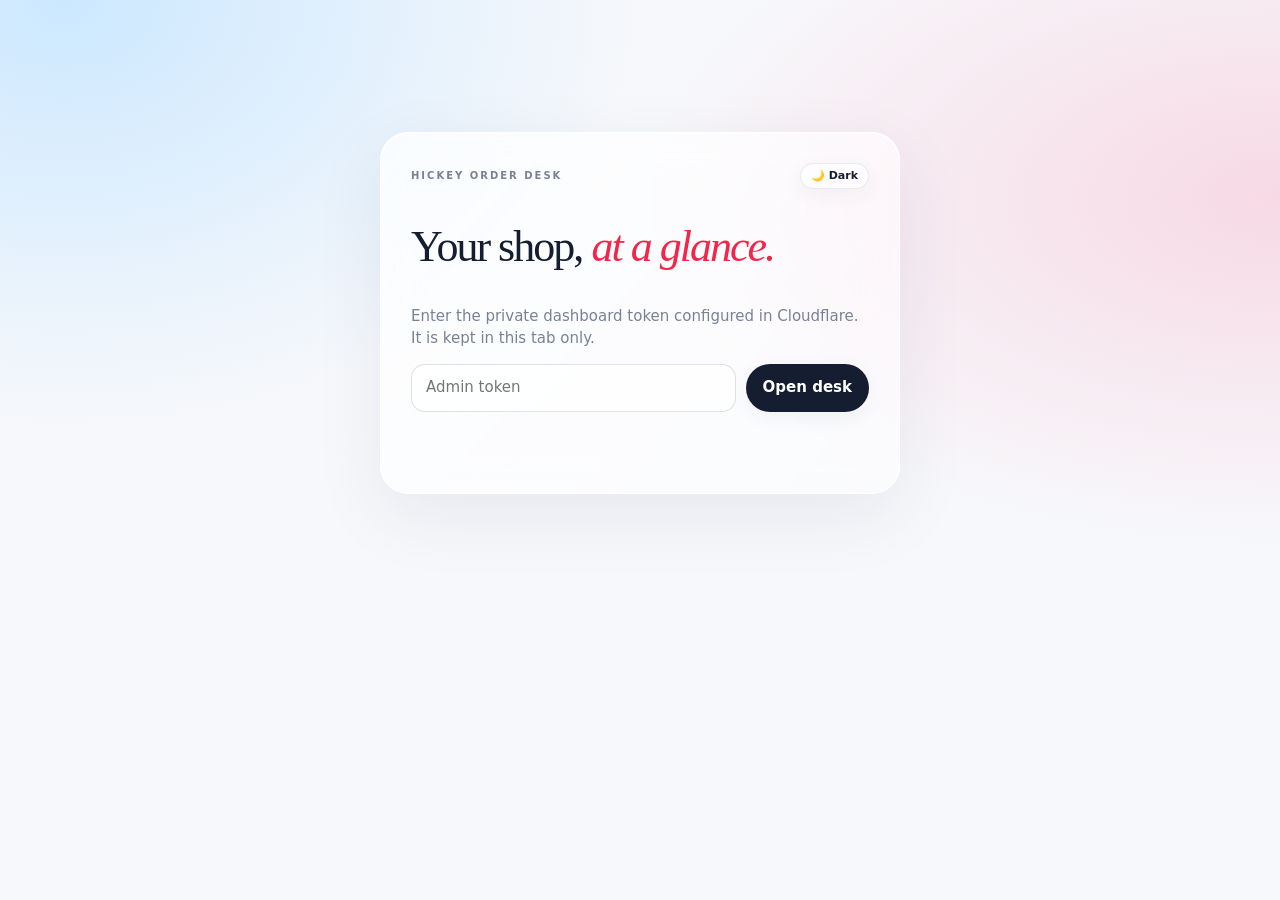
<file: admin.html>
<!doctype html>
<html lang="en">
<head>
  <meta charset="utf-8">
  <meta name="viewport" content="width=device-width,initial-scale=1">
  <meta name="robots" content="noindex,nofollow">
  <title>Hickey · Order desk</title>
  <style>
    :root{color-scheme:light;--ink:#151d30;--muted:#788295;--red:#f32649;--line:rgba(30,47,77,.09);--glass:rgba(255,255,255,.7)}
    *{box-sizing:border-box}body{margin:0;min-height:100vh;color:var(--ink);font:15px/1.45 Inter,ui-sans-serif,system-ui,-apple-system,BlinkMacSystemFont,"Segoe UI",sans-serif;background:radial-gradient(ellipse at 5% 0%,#cce8ff 0,transparent 34%),radial-gradient(ellipse at 100% 22%,#f7d9e5 0,transparent 35%),#f7f8fb}
    button,input,select{font:inherit}button{cursor:pointer}.shell{width:min(1320px,calc(100% - 40px));margin:auto;padding:42px 0 64px}.top{display:flex;justify-content:space-between;align-items:center;gap:20px;margin-bottom:26px}.brand{font:clamp(28px,4vw,44px)/1 Georgia,serif;letter-spacing:-.045em}.brand span{color:var(--red);font-style:italic}.kicker{margin:0 0 9px;color:#77849b;font-size:10px;font-weight:800;letter-spacing:.2em;text-transform:uppercase}.top-right{display:flex;gap:10px;align-items:center}.sub{color:var(--muted);margin:9px 0 0}.button{border:1px solid var(--line);border-radius:999px;padding:11px 16px;background:rgba(255,255,255,.58);color:var(--ink);font-weight:700;box-shadow:0 6px 20px rgba(41,58,89,.05)}.button.primary{border-color:transparent;background:var(--ink);color:white}.button:hover{transform:translateY(-1px)}
    .glass{border:1px solid rgba(255,255,255,.88);background:linear-gradient(135deg,rgba(255,255,255,.77),rgba(255,255,255,.46));box-shadow:0 22px 70px rgba(38,56,89,.08),inset 0 1px 0 white;backdrop-filter:blur(18px) saturate(130%);-webkit-backdrop-filter:blur(18px) saturate(130%);border-radius:28px}.login{max-width:520px;margin:10vh auto;padding:30px}.login p{color:var(--muted)}.login-row{display:flex;gap:10px}.login input{flex:1;min-width:0}.input{border:1px solid rgba(43,59,90,.15);border-radius:14px;background:rgba(255,255,255,.68);padding:12px 14px;color:var(--ink);outline:none}.input:focus{border-color:#84bfff;box-shadow:0 0 0 3px rgba(72,157,255,.12)}.error{color:#a42a40;min-height:1.4em}
    .stats{display:grid;grid-template-columns:repeat(4,1fr);gap:13px;margin:20px 0}.stat{padding:20px 22px;border-radius:22px}.stat-label{color:var(--muted);font-size:12px;font-weight:650}.stat-value{font:32px/1.05 Georgia,serif;margin-top:11px}.stat-note{color:#94a0b2;font-size:11px;margin-top:8px}
    .chart-card{padding:22px 24px;margin-bottom:16px}.chart-head{display:flex;justify-content:space-between;gap:12px;align-items:baseline}.chart-head strong{font:20px Georgia,serif}.chart-head span{color:var(--muted);font-size:12px}.chart{height:118px;display:flex;align-items:end;gap:6px;padding-top:17px}.bar-slot{flex:1;min-width:3px;height:100%;display:flex;align-items:end;position:relative}.bar{width:100%;min-height:2px;border-radius:5px 5px 2px 2px;background:linear-gradient(180deg,#4caeea,#ed5571);opacity:.84}.bar-slot:hover:after{content:attr(data-tip);position:absolute;bottom:calc(var(--bar-height) + 5px);left:50%;transform:translateX(-50%);white-space:nowrap;background:#192238;color:white;padding:5px 8px;border-radius:8px;font-size:10px;z-index:2}.chart-labels{display:flex;justify-content:space-between;color:#9aa4b4;font-size:10px;margin-top:8px}
    .orders{overflow:hidden}.toolbar{padding:18px;display:flex;gap:10px;flex-wrap:wrap;align-items:center;border-bottom:1px solid var(--line)}.toolbar .search{flex:1;min-width:210px}.toolbar select,.toolbar input{min-height:42px}.table-wrap{overflow:auto}table{width:100%;border-collapse:collapse;min-width:960px}th,td{text-align:left;padding:14px 16px;border-bottom:1px solid var(--line);vertical-align:top}th{font-size:10px;text-transform:uppercase;letter-spacing:.1em;color:#8a95a6;background:rgba(255,255,255,.22);position:sticky;top:0}td{font-size:13px}td small{display:block;color:var(--muted);margin-top:4px;max-width:250px;overflow-wrap:anywhere}.ref{font-weight:800;white-space:nowrap}.status{display:inline-block;padding:5px 9px;border-radius:999px;font-size:10px;font-weight:800;text-transform:uppercase;letter-spacing:.05em;background:#f1f3f7;color:#6e7888}.status.paid{background:#def6ea;color:#14784b}.status.pending{background:#fff3d8;color:#8b5d00}.status.cancelled,.status.expired{background:#fce5e9;color:#9a3448}.pager{display:flex;justify-content:space-between;align-items:center;padding:15px 18px;color:var(--muted);font-size:12px}.empty{text-align:center;padding:55px 15px;color:var(--muted)}.hidden{display:none!important}.loading{opacity:.55;pointer-events:none}
    @media(max-width:760px){.shell{width:min(100% - 24px,600px);padding-top:24px}.top{align-items:flex-start}.top-right{flex-direction:column;align-items:stretch}.stats{grid-template-columns:repeat(2,1fr);gap:9px}.stat{padding:15px}.stat-value{font-size:26px}.chart-card{padding:17px}.toolbar{padding:12px}.toolbar .search{flex-basis:100%}.login-row{flex-direction:column}.login-row .button{min-height:45px}}
  
    :root[data-theme="dark"] {
      color-scheme: dark;
      --ink: #f0f4fc;
      --muted: #9aa5b9;
      --red: #ff4767;
      --line: rgba(255,255,255,.09);
      --glass: rgba(18,26,43,.75);
    }
    :root[data-theme="dark"] body {
      background: radial-gradient(ellipse at 5% 0%, #0d1e38 0, transparent 40%), radial-gradient(ellipse at 100% 22%, #38101e 0, transparent 40%), #0b111d;
      color: #f0f4fc;
    }
    :root[data-theme="dark"] .glass {
      border: 1px solid rgba(255,255,255,.11);
      background: linear-gradient(135deg, rgba(20,29,46,.82), rgba(15,22,36,.65));
      box-shadow: 0 22px 70px rgba(0,0,0,.45), inset 0 1px 0 rgba(255,255,255,.1);
    }
    :root[data-theme="dark"] .button {
      border: 1px solid rgba(255,255,255,.12);
      background: rgba(255,255,255,.07);
      color: #f0f4fc;
      box-shadow: 0 4px 14px rgba(0,0,0,.25);
    }
    :root[data-theme="dark"] .button.primary {
      background: var(--red);
      color: white;
    }
    :root[data-theme="dark"] .input {
      border: 1px solid rgba(255,255,255,.15);
      background: rgba(14,20,33,.8);
      color: #f0f4fc;
    }
    :root[data-theme="dark"] .input:focus {
      border-color: #5bb3ff;
      box-shadow: 0 0 0 3px rgba(91,179,255,.18);
    }
    :root[data-theme="dark"] th {
      color: #8b97ab;
      background: rgba(14,21,34,.92);
    }
    :root[data-theme="dark"] table td {
      border-bottom-color: rgba(255,255,255,.08);
    }
    :root[data-theme="dark"] .status {
      background: rgba(255,255,255,.1);
      color: #cbd5e1;
    }
    :root[data-theme="dark"] .status.paid {
      background: rgba(20,120,75,.25);
      color: #4ee09b;
    }
    :root[data-theme="dark"] .status.pending {
      background: rgba(255,180,40,.18);
      color: #ffd166;
    }
    :root[data-theme="dark"] .status.cancelled,
    :root[data-theme="dark"] .status.expired {
      background: rgba(243,38,73,.2);
      color: #ff6b85;
    }
    :root[data-theme="dark"] #email-modal .glass {
      background: #141c2c !important;
      color: #f0f4fc !important;
      border: 1px solid rgba(255,255,255,.14) !important;
    }
    :root[data-theme="dark"] #modal-email-content {
      background: #0f1624 !important;
      color: #e2e8f0 !important;
      border-color: rgba(255,255,255,.1) !important;
    }
    :root[data-theme="dark"] #close-email-modal {
      color: #e2e8f0;
    }
  </style>
</head>
<body>
  <main class="shell">
    <section id="login" class="login glass">
      <div style="display:flex; justify-content:space-between; align-items:center;"><p class="kicker" style="margin:0;">Hickey order desk</p><button type="button" class="button theme-toggle-btn" style="padding:4px 10px; font-size:11px;">🌙 Mode</button></div>
      <h1 class="brand">Your shop, <span>at a glance.</span></h1>
      <p>Enter the private dashboard token configured in Cloudflare. It is kept in this tab only.</p>
      <form id="login-form" class="login-row">
        <input id="token" class="input" type="password" autocomplete="current-password" placeholder="Admin token" required>
        <button class="button primary" type="submit">Open desk</button>
      </form>
      <p id="login-error" class="error" role="status"></p>
    </section>
    <section id="app" class="hidden">
      <header class="top">
        <div><p class="kicker">The small business command center</p><div class="brand">Hickey <span>order desk</span></div><p class="sub">Orders, payments and shipping details in one place.</p></div>
        <div class="top-right"><button id="theme-toggle" class="button" aria-label="Toggle dark mode" title="Toggle dark/light mode">🌙 Dark</button><button id="send-pending-followup" class="button">⏳ Pending reminders</button><button id="send-nudge" class="button">✉ Send nudge</button><button id="refresh" class="button">↻ Refresh</button><button id="logout" class="button">Lock desk</button></div>
      </header>
      <div class="stats" style="grid-template-columns: repeat(auto-fit, minmax(175px, 1fr));">
        <article class="stat glass"><div class="stat-label">Gross paid</div><div id="revenue" class="stat-value">—</div><div class="stat-note">Captured UPI orders</div></article>
        <article class="stat glass"><div class="stat-label">Keychains sold</div><div id="units-sold" class="stat-value">—</div><div class="stat-note">Paid pieces total</div></article>
        <article class="stat glass"><div class="stat-label">Paid orders</div><div id="paid" class="stat-value">—</div><div class="stat-note">Ready to fulfil</div></article>
        <article class="stat glass"><div class="stat-label">Awaiting payment</div><div id="pending" class="stat-value">—</div><div class="stat-note">Pending checkout</div></article>
        <article class="stat glass"><div class="stat-label">All orders</div><div id="total" class="stat-value">—</div><div class="stat-note">Across all statuses</div></article>
        <article class="stat glass"><div class="stat-label">Customer notes</div><div id="msg-count" class="stat-value">0</div><div class="stat-note">In website inbox</div></article>
      </div>
      <section class="chart-card glass">
        <div class="chart-head"><strong>Last 14 days</strong><span>Paid revenue · ₹</span></div>
        <div id="chart" class="chart" aria-label="Daily paid revenue chart"></div>
        <div id="chart-labels" class="chart-labels"></div>
      </section>

      <section id="low-stock-alert" class="glass hidden" style="margin-bottom: 16px; padding: 16px 22px; border: 1px solid rgba(243,38,73,.35); background: rgba(243,38,73,.09); border-radius: 20px;">
        <div style="display:flex; align-items:center; gap:10px; flex-wrap:wrap;">
          <strong style="color: var(--red); font-size: 14px;">⚠️ Low Stock Alert (≤ 5 left):</strong>
          <span id="low-stock-list" style="font-size: 13px; font-weight: 600;"></span>
        </div>
      </section>

      <section class="chart-card glass" style="margin-bottom: 16px;">
        <div class="chart-head" style="margin-bottom: 14px;">
          <div>
            <strong style="font-size: 20px;">Units Ordered by Design</strong>
            <p style="margin: 4px 0 0; color: var(--muted); font-size: 12px;">Confirmed paid pieces per keychain design (10 units/design) and who ordered them.</p>
          </div>
          <span id="design-total-units" style="font-weight: 700; color: var(--red);">0 units ordered</span>
        </div>
        <div class="table-wrap">
          <table style="min-width: 640px;">
            <thead>
              <tr>
                <th style="width: 220px;">Design</th>
                <th style="width: 130px;">Units Ordered</th>
                <th style="width: 130px;">Left in Stock</th>
                <th>Buyers</th>
              </tr>
            </thead>
            <tbody id="design-rows"></tbody>
          </table>
          <div id="designs-empty" class="empty hidden">No paid design orders yet.</div>
        </div>
      </section>

      <section class="customers glass" style="margin-bottom:16px">
        <div class="toolbar" style="justify-content:space-between">
          <strong>Customer accounts</strong><span id="customer-count" style="color:var(--muted);font-size:12px"></span>
        </div>
        <p id="customer-error" class="error" style="padding:0 18px"></p>
        <div class="table-wrap"><table style="min-width:690px"><thead><tr><th>Email</th><th>Account created</th><th>Orders</th><th>Last nudge</th></tr></thead><tbody id="customer-rows"></tbody></table><div id="customers-empty" class="empty hidden">No customer accounts yet.</div></div>
      </section>
            <!-- Customer messages & feedback inbox -->
      <section class="chart-card glass" style="margin-bottom: 24px;">
        <div class="chart-head" style="margin-bottom: 14px;">
          <div>
            <strong style="font-size: 22px;">Customer Inbox & Suggestions</strong>
            <p style="margin: 4px 0 0; color: var(--muted); font-size: 12px;">Messages, design ideas, and custom order requests sent directly through the website.</p>
          </div>
          <span id="messages-label" style="font-weight: 700; color: var(--red);">0 messages</span>
        </div>
        <p id="messages-error" class="error" style="margin: 0 0 10px;"></p>
        <div class="table-wrap">
          <table>
            <thead>
              <tr>
                <th style="width: 170px;">Date & Sender</th>
                <th style="width: 120px;">Category</th>
                <th>Customer Message</th>
                <th style="width: 140px;">Extra info</th>
              </tr>
            </thead>
            <tbody id="message-rows"></tbody>
          </table>
          <div id="messages-empty" class="empty">No customer messages yet. When customers use the chat/feedback option on your site, their notes appear right here.</div>
        </div>
      </section>

      <section class="orders glass">
        <div class="toolbar">
          <input id="search" class="input search" type="search" placeholder="Search name, email, phone, address or order ref">
          <select id="status-filter" class="input" aria-label="Filter by payment status"><option value="">Every status</option><option value="paid">Paid</option><option value="pending">Pending</option><option value="cancelled">Cancelled</option><option value="expired">Expired</option></select>
          <input id="from" class="input" type="date" aria-label="From date">
          <input id="to" class="input" type="date" aria-label="To date">
          <button id="apply" class="button">Filter</button>
          <button id="export" class="button primary">Download CSV</button>
        </div>
        <p id="app-error" class="error" style="padding:0 18px"></p>
        <div class="table-wrap"><table><thead><tr><th>Order</th><th>Customer & shipping</th><th>Items</th><th>Amount</th><th>Status</th><th>Email confirmation</th><th>Payment reference</th></tr></thead><tbody id="rows"></tbody></table><div id="empty" class="empty hidden">No orders match these filters.</div></div>
        <div class="pager"><span id="page-label">—</span><div><button id="prev" class="button">← Previous</button> <button id="next" class="button">Next →</button></div></div>
      </section>
    </section>
  
    <!-- Sent Email Modal -->
    <div id="email-modal" class="account-layer hidden" style="position:fixed; z-index:99; inset:0; display:grid; place-items:center; padding:18px; background:rgba(16,23,38,.45); backdrop-filter:blur(8px);">
      <div class="glass" style="max-width:580px; width:100%; max-height:85vh; overflow-y:auto; padding:28px; border-radius:24px; position:relative; background:white;">
        <button id="close-email-modal" style="position:absolute; top:16px; right:16px; border:none; background:none; font-size:24px; cursor:pointer;">×</button>
        <p class="kicker" style="margin-bottom:6px;">AUTOMATED ORDER CONFIRMATION</p>
        <h2 id="modal-email-title" style="margin:0 0 14px; font-size:20px; font-family:Georgia,serif;">Order Email</h2>
        <div style="padding:10px 14px; background:#f4f6fa; border-radius:12px; margin-bottom:16px; font-size:12px; color:var(--muted);">
          <div><strong>Sender:</strong> support.hickey@gmail.com</div>
          <div><strong>Recipient:</strong> <span id="modal-email-recipient">—</span></div>
          <div><strong>Sent at:</strong> <span id="modal-email-time">—</span></div>
        </div>
        <pre id="modal-email-content" style="white-space:pre-wrap; font-family:inherit; font-size:14px; line-height:1.6; color:var(--ink); background:#fafbfe; padding:18px; border-radius:16px; border:1px solid var(--line);"></pre>
      </div>
    </div>

  </main>
  <script>
    const $ = (id) => document.getElementById(id);
    let token = "";
    let page = 1;
    let activeFilters = {};
    const money = (n) => new Intl.NumberFormat("en-IN", {style:"currency",currency:"INR",maximumFractionDigits:0}).format(Number(n)||0);
    function cell(tag, text, className) { const el=document.createElement(tag); el.textContent=text||""; if(className) el.className=className; return el; }
    function queryString(filters, extra={}) { const params=new URLSearchParams({...filters,...extra}); return params.toString(); }
    async function request(path, options = {}) {
      const headers = { ...(options.headers || {}), Authorization: "Bearer " + token };
      const response = await fetch(path, { ...options, headers, cache: "no-store" });
      const data = await response.json().catch(() => ({ error: "Unexpected response from the order service." }));
      if (!response.ok) throw new Error(data.error || "Could not load orders.");
      return { response, data };
    }
    function drawChart(days) {
      const chart=$("chart"), labels=$("chart-labels"); chart.replaceChildren(); labels.replaceChildren();
      const list=Array.from({length:14},(_,i)=>{const date=new Date();date.setDate(date.getDate()-13+i);const key=date.toISOString().slice(0,10);return {day:key,revenue:0};});
      for(const row of days){const found=list.find(d=>d.day===row.day);if(found)found.revenue=Number(row.revenue)||0;}
      const max=Math.max(1,...list.map(d=>d.revenue));
      for(const d of list){const slot=document.createElement("div");slot.className="bar-slot";const bar=document.createElement("div");bar.className="bar";const height=d.revenue?Math.max(5,d.revenue/max*100):2;bar.style.height=height+"%";slot.dataset.tip=new Date(d.day+"T00:00:00").toLocaleDateString("en-IN",{day:"numeric",month:"short"})+" · "+money(d.revenue);slot.style.setProperty("--bar-height",height+"%");slot.append(bar);chart.append(slot);}
      labels.innerHTML="<span>"+new Date(list[0].day+"T00:00:00").toLocaleDateString("en-IN",{day:"numeric",month:"short"})+"</span><span>"+new Date(list[13].day+"T00:00:00").toLocaleDateString("en-IN",{day:"numeric",month:"short"})+"</span>";
    }
    function drawOrders(orders,total) {
      const rows=$("rows"); rows.replaceChildren(); $("empty").classList.toggle("hidden",orders.length>0);
      for(const order of orders){
        const tr=document.createElement("tr");
        const ref=cell("td",order.order_ref,"ref");ref.append(cell("small",new Date(order.created_at+"Z").toLocaleString("en-IN")));
        const who=cell("td",order.customer_name);if(order.customer_email)who.append(cell("small",order.customer_email));who.append(cell("small",order.phone));who.append(cell("small",order.delivery_address));
        const items=cell("td",order.items);items.style.maxWidth="260px";
        const amount=cell("td",money(order.amount_rupees));amount.style.fontWeight="800";
        const state=cell("td","","");state.append(cell("span",order.status,"status "+order.status));

        const emailCol=cell("td","","");
        if((order.status==="paid" && order.email_sent) || (order.status==="pending" && order.pending_followup_sent)){
          const tag=cell("span","✓ Sent","status");
          tag.style.background="#def6ea";tag.style.color="#14784b";tag.style.fontWeight="700";
          const viewBtn=document.createElement("button");
          viewBtn.textContent="View mail ↗";
          viewBtn.className="button";
          viewBtn.style.padding="4px 9px";viewBtn.style.fontSize="11px";viewBtn.style.marginLeft="8px";viewBtn.style.borderRadius="8px";
          viewBtn.onclick=()=>showEmailModal(order);
          emailCol.append(tag,viewBtn);
        } else if(order.status==="paid") {
          const tag=cell("span","Not sent","status");
          tag.style.background="#fff3d8";tag.style.color="#8b5d00";
          const sendBtn=document.createElement("button");
          sendBtn.textContent="Send mail ✉";
          sendBtn.className="button";
          sendBtn.style.padding="4px 9px";sendBtn.style.fontSize="11px";sendBtn.style.marginLeft="8px";sendBtn.style.borderRadius="8px";
          sendBtn.onclick=async()=>{
            sendBtn.disabled=true;sendBtn.textContent="Sending…";
            try{
              await request("/api/admin/resend-order-email",{method:"POST",headers:{"Content-Type":"application/json"},body:JSON.stringify({orderRef:order.order_ref})});
              await load();
            }catch(err){alert(err.message);sendBtn.disabled=false;sendBtn.textContent="Send mail ✉";}
          };
          emailCol.append(tag,sendBtn);
        } else if(order.status==="pending") {
          const tag=cell("span","Not sent","status");
          tag.style.background="#fff3d8";tag.style.color="#8b5d00";
          const sendBtn=document.createElement("button");
          sendBtn.textContent="Send mail ✉";
          sendBtn.className="button";
          sendBtn.style.padding="4px 9px";sendBtn.style.fontSize="11px";sendBtn.style.marginLeft="8px";sendBtn.style.borderRadius="8px";
          sendBtn.onclick=async()=>{
            sendBtn.disabled=true;sendBtn.textContent="Sending…";
            try{
              await request("/api/admin/pending-followup",{method:"POST",headers:{"Content-Type":"application/json"},body:JSON.stringify({orderRef:order.order_ref})});
              await load();
            }catch(err){alert(err.message);sendBtn.disabled=false;sendBtn.textContent="Send mail ✉";}
          };
          emailCol.append(tag,sendBtn);
        } else {
          const tag=cell("span","—","");tag.style.color="var(--muted)";
          emailCol.append(tag);
        }

        const payment=cell("td",order.razorpay_payment_id||"—","");payment.style.fontFamily="ui-monospace,monospace";payment.style.fontSize="11px";payment.style.overflowWrap="anywhere";
        for(const c of [ref,who,items,amount,state,emailCol,payment])tr.append(c);rows.append(tr);
      }
      $("page-label").textContent=total+" matching orders · page "+page;
      $("prev").disabled=page<=1;$("next").disabled=orders.length<100;
    }
    function drawCustomers(customers) {
      const rows = $("customer-rows"); rows.replaceChildren();
      $("customers-empty").classList.toggle("hidden", customers.length > 0);
      $("customer-count").textContent = customers.length.toLocaleString("en-IN") + " accounts";
      for (const customer of customers) {
        const tr = document.createElement("tr");
        const email = cell("td", customer.email, "ref");
        const created = cell("td", new Date(customer.created_at + "Z").toLocaleString("en-IN"));
        const orders = cell("td", Number(customer.order_count || 0).toLocaleString("en-IN"));
        const kind = customer.last_nudge_type === "basket" ? "Basket" : "Browse";
        const nudge = cell("td", customer.last_nudged_at ? kind + " · " + new Date(customer.last_nudged_at + "Z").toLocaleString("en-IN") : "—");
        nudge.style.color = customer.last_nudged_at ? "var(--muted)" : "var(--muted)";
        nudge.style.fontSize = "12px";
        for (const value of [email, created, orders, nudge]) tr.append(value);
        rows.append(tr);
      }
    }
    function drawDesigns(designs) {
      const rows = $("design-rows");
      if (!rows) return;
      rows.replaceChildren();
      const list = Array.isArray(designs) ? designs : [];
      $("designs-empty").classList.toggle("hidden", list.length > 0);
      const totalUnits = list.reduce((sum, item) => sum + (Number(item.unitsOrdered) || 0), 0);
      if ($("design-total-units")) $("design-total-units").textContent = totalUnits.toLocaleString("en-IN") + " units ordered";
      if ($("units-sold")) $("units-sold").textContent = totalUnits.toLocaleString("en-IN");

      const lowItems = list.filter((item) => item.lowStock);
      const alertBox = $("low-stock-alert");
      const alertList = $("low-stock-list");
      if (alertBox && alertList) {
        alertBox.classList.toggle("hidden", lowItems.length === 0);
        alertList.textContent = lowItems.map((i) => i.name + " (" + i.remaining + " left)").join(" · ");
      }

      for (const item of list) {
        const tr = document.createElement("tr");
        const nameCell = cell("td", item.name, "ref");
        const qtyCell = cell("td", "", "");
        const qtyBadge = cell("span", String(item.unitsOrdered || 0) + " pcs", "status" + (item.unitsOrdered > 0 ? " paid" : ""));
        qtyCell.append(qtyBadge);

        const stockCell = cell("td", "", "");
        const rem = Number.isFinite(item.remaining) ? item.remaining : Math.max(0, 10 - (Number(item.unitsOrdered) || 0));
        const stockBadge = cell("span", item.soldOut ? "Sold out (0/10)" : rem + " / 10 left", "status" + (item.soldOut ? " cancelled" : item.lowStock ? " pending" : " paid"));
        stockCell.append(stockBadge);

        const buyersCell = cell("td", "", "");
        if (Array.isArray(item.buyers) && item.buyers.length > 0) {
          buyersCell.textContent = item.buyers.map((b) => b.name + " (×" + b.quantity + ")").join(", ");
          buyersCell.style.lineHeight = "1.5";
        } else {
          buyersCell.textContent = "—";
          buyersCell.style.color = "var(--muted)";
        }
        tr.append(nameCell, qtyCell, stockCell, buyersCell);
        rows.append(tr);
      }
    }
    function drawMessages(messages) {
      const rows = $("message-rows"); rows.replaceChildren();
      $("messages-empty").classList.toggle("hidden", messages.length > 0);
      $("messages-label").textContent = messages.length + " notes received";
      if ($("msg-count")) $("msg-count").textContent = messages.length;
      for (const msg of messages) {
        const tr = document.createElement("tr");
        const sender = cell("td", msg.name || "Anonymous", "ref");
        sender.append(cell("small", msg.email || "No email provided"));
        const createdDate = msg.created_at ? new Date(msg.created_at.replace(" ", "T") + "Z") : new Date();
        sender.append(cell("small", createdDate.toLocaleString("en-IN")));

        const typeBadge = cell("td", "", "");
        const badge = cell("span", msg.type || "note", "status");
        if (msg.type === "custom") { badge.style.background = "#eef4ff"; badge.style.color = "#1e50bb"; }
        else if (msg.type === "feedback") { badge.style.background = "#fff4e5"; badge.style.color = "#995800"; }
        else { badge.style.background = "#f4f1fb"; badge.style.color = "#6b3ba7"; }
        typeBadge.append(badge);

        const content = cell("td", msg.message, "");
        content.style.whiteSpace = "pre-wrap";
        content.style.lineHeight = "1.5";
        content.style.fontSize = "13px";

        const extra = cell("td", msg.quantity ? "Pieces: " + msg.quantity : "—", "");
        extra.style.color = "var(--muted)";
        extra.style.fontSize = "12px";

        for (const col of [sender, typeBadge, content, extra]) tr.append(col);
        rows.append(tr);
      }
    }
    async function loadMessages() {
      if (!$("message-rows")) return;
      $("messages-error").textContent = "";
      try {
        const {data} = await request("/api/admin/messages");
        drawMessages(Array.isArray(data.messages) ? data.messages : []);
      } catch (error) {
        $("messages-error").textContent = error.message;
      }
    }
    async function loadCustomers() {
      if (!$("customer-error")) return;
      $("customer-error").textContent = "";
      try {
        const {data} = await request("/api/admin/customers");
        drawCustomers(Array.isArray(data.customers) ? data.customers : []);
      } catch (error) {
        $("customer-error").textContent = error.message;
      }
    }
    async function load() {
      checkAutoPendingFollowup();
      $("app").classList.add("loading");$("app-error").textContent="";
      try{
        const {data}=await request("/api/admin/orders?"+queryString(activeFilters,{page}));
        $("revenue").textContent=money(data.summary.revenueRupees);$("paid").textContent=data.summary.paid;
        $("pending").textContent=data.summary.pending;$("total").textContent=data.summary.total;
        drawChart(data.daily);drawDesigns(data.designBreakdown);drawOrders(data.orders,data.totalFiltered);await Promise.all([loadCustomers(), loadMessages()]);
      }catch(error){$("app-error").textContent=error.message;if(error.message==="Admin access required.")lock();}
      finally{$("app").classList.remove("loading");}
    }
    function applyFilters(){activeFilters={q:$("search").value.trim(),status:$("status-filter").value,from:$("from").value,to:$("to").value};page=1;load();}
    function unlock(value){token=value;sessionStorage.setItem("hickey-admin-token",token);$("login").classList.add("hidden");$("app").classList.remove("hidden");load();}
    function lock(){token="";sessionStorage.removeItem("hickey-admin-token");$("app").classList.add("hidden");$("login").classList.remove("hidden");$("token").value="";}
    $("login-form").addEventListener("submit",async e=>{e.preventDefault();const value=$("token").value.trim();token=value;try{await request("/api/admin/orders?page=1");sessionStorage.setItem("hickey-admin-token",token);$("login").classList.add("hidden");$("app").classList.remove("hidden");load();}catch(error){token="";$("login-error").textContent=error.message;}});
    $("apply").addEventListener("click",applyFilters);$("search").addEventListener("keydown",e=>{if(e.key==="Enter")applyFilters();});
    let autoPendingChecked = false;
    async function checkAutoPendingFollowup() {
      if (autoPendingChecked) return;
      autoPendingChecked = true;
      try {
        await request("/api/admin/pending-followup", {
          method: "POST",
          headers: { "Content-Type": "application/json" },
          body: JSON.stringify({ auto: true })
        });
      } catch (_) {}
    }
    $("send-pending-followup")?.addEventListener("click",async()=>{if(!confirm("Send reminder emails to customers with orders pending for more than 24 hours?"))return;const b=$("send-pending-followup");b.disabled=true;b.textContent="Sending…";try{const {data}=await request("/api/admin/pending-followup",{method:"POST",headers:{"Content-Type":"application/json"},body:JSON.stringify({auto:false})});alert(`Sent ${data.sentCount} pending order reminder(s)`+(data.reconciledPaid?` and confirmed ${data.reconciledPaid} paid order(s)`:``)+"."+(data.errors?.length?` ${data.errors.length} could not be sent.`:""));await load();}catch(error){$("app-error").textContent=error.message;}finally{b.disabled=false;b.textContent="⏳ Pending reminders";}});$("send-nudge")?.addEventListener("click",async()=>{if(!confirm("Send nudge emails to all eligible customers now?"))return;const b=$("send-nudge");b.disabled=true;b.textContent="Sending…";try{const {data}=await request("/api/admin/nudge",{method:"POST"});alert(`Sent ${data.sentCount} emails (${data.cartNudges} with baskets, ${data.browseNudges} without baskets).`+(data.errors?.length?` ${data.errors.length} could not be sent.`:""));}catch(error){$("app-error").textContent=error.message;}finally{b.disabled=false;b.textContent="✉ Send nudge";}});$("refresh").addEventListener("click",load);$("logout").addEventListener("click",lock);
    $("prev").addEventListener("click",()=>{if(page>1){page--;load();}});$("next").addEventListener("click",()=>{page++;load();});
    $("export").addEventListener("click",async()=>{try{const {response}=await request("/api/admin/orders?"+queryString(activeFilters,{format:"csv"}));const blob=await response.blob();const link=document.createElement("a");link.href=URL.createObjectURL(blob);link.download="hickey-orders.csv";link.click();setTimeout(()=>URL.revokeObjectURL(link.href),1000);}catch(error){$("app-error").textContent=error.message;}});
    
    function showEmailModal(order) {
      $("modal-email-title").textContent = "Email sent for " + order.order_ref;
      $("modal-email-recipient").textContent = (order.customer_name ? order.customer_name + " <" : "") + (order.customer_email || "No email") + (order.customer_name ? ">" : "");
      if (order.status === "pending" && order.pending_followup_sent) {
        $("modal-email-time").textContent = order.pending_followup_sent_at ? new Date(order.pending_followup_sent_at.replace(" ", "T") + "Z").toLocaleString("en-IN") : "Sent";
        $("modal-email-content").textContent = [
          "Subject: Your Hickey order is still waiting!\n",
          "Hey " + (order.customer_name || "there") + ",\n",
          "Looks like you left a little Hickey behind!\n",
          "You recently started placing an order on Hickey, but it seems your payment didn't go through or wasn't completed.\n",
          "No worries, it happens! Whether you got distracted or ran into a payment hiccup, your order is still waiting for you.\n",
          "Still thinking about it? Your Hickey picks are just one step away!\n",
          "[Complete Your Order] (https://gethickey.in/)\n",
          "If you've already completed the payment, you can safely ignore this email.\n",
          "Need a hand? We're just an email away at support@gethickey.in.\n",
          "Happy shopping!\n",
          "Team Hickey\ngethickey.in"
        ].join("\n");
        $("email-modal").classList.remove("hidden");
        return;
      }
      $("modal-email-time").textContent = order.email_sent_at ? new Date(order.email_sent_at).toLocaleString("en-IN") : "Recorded upon capture";
      
      const body = order.email_body || [
        "Subject: Your Hickey is on the Way!\n",
        "Good news, " + (order.customer_name || "there") + "!\n",
        "Your Hickey order is officially in, and we're getting everything ready for you!\n",
        "We're excited to have you here. Your little piece of happiness is now on its way to becoming yours.\n",
        "Order ID: " + order.order_ref + "\n",
        "We'll keep you updated at every step of the journey.\n",
        "Thank you for choosing Hickey!\n",
        "With love,",
        "Team Hickey\n",
        "Customer Support: Prabhu: +91 89564 42297 | Chaitanya: +91 87073 12125 | Rohan: +91 86608 50435 | Naman Navlani: +91 87707 94490 | Harjaap: +91 70153 38429 | support.hickey@gmail.com"
      ].join("\n");
      
      $("modal-email-content").textContent = body;
      $("email-modal").classList.remove("hidden");
    }
    $("close-email-modal")?.addEventListener("click", () => $("email-modal").classList.add("hidden"));
    $("email-modal")?.addEventListener("click", (e) => { if (e.target === $("email-modal")) $("email-modal").classList.add("hidden"); });

    
    function initTheme() {
      const savedTheme = localStorage.getItem("hickey-admin-theme") || (window.matchMedia("(prefers-color-scheme: dark)").matches ? "dark" : "light");
      setTheme(savedTheme);
    }
    function setTheme(theme) {
      document.documentElement.setAttribute("data-theme", theme);
      localStorage.setItem("hickey-admin-theme", theme);
      const isDark = theme === "dark";
      document.querySelectorAll("#theme-toggle, .theme-toggle-btn").forEach(btn => {
        btn.textContent = isDark ? "☀️ Light" : "🌙 Dark";
      });
    }
    function toggleTheme() {
      const current = document.documentElement.getAttribute("data-theme") || "light";
      setTheme(current === "dark" ? "light" : "dark");
    }
    document.querySelectorAll("#theme-toggle, .theme-toggle-btn").forEach(btn => btn.addEventListener("click", toggleTheme));
    initTheme();

    const saved=sessionStorage.getItem("hickey-admin-token");if(saved)unlock(saved);
  </script>
</body>
</html>
</file>
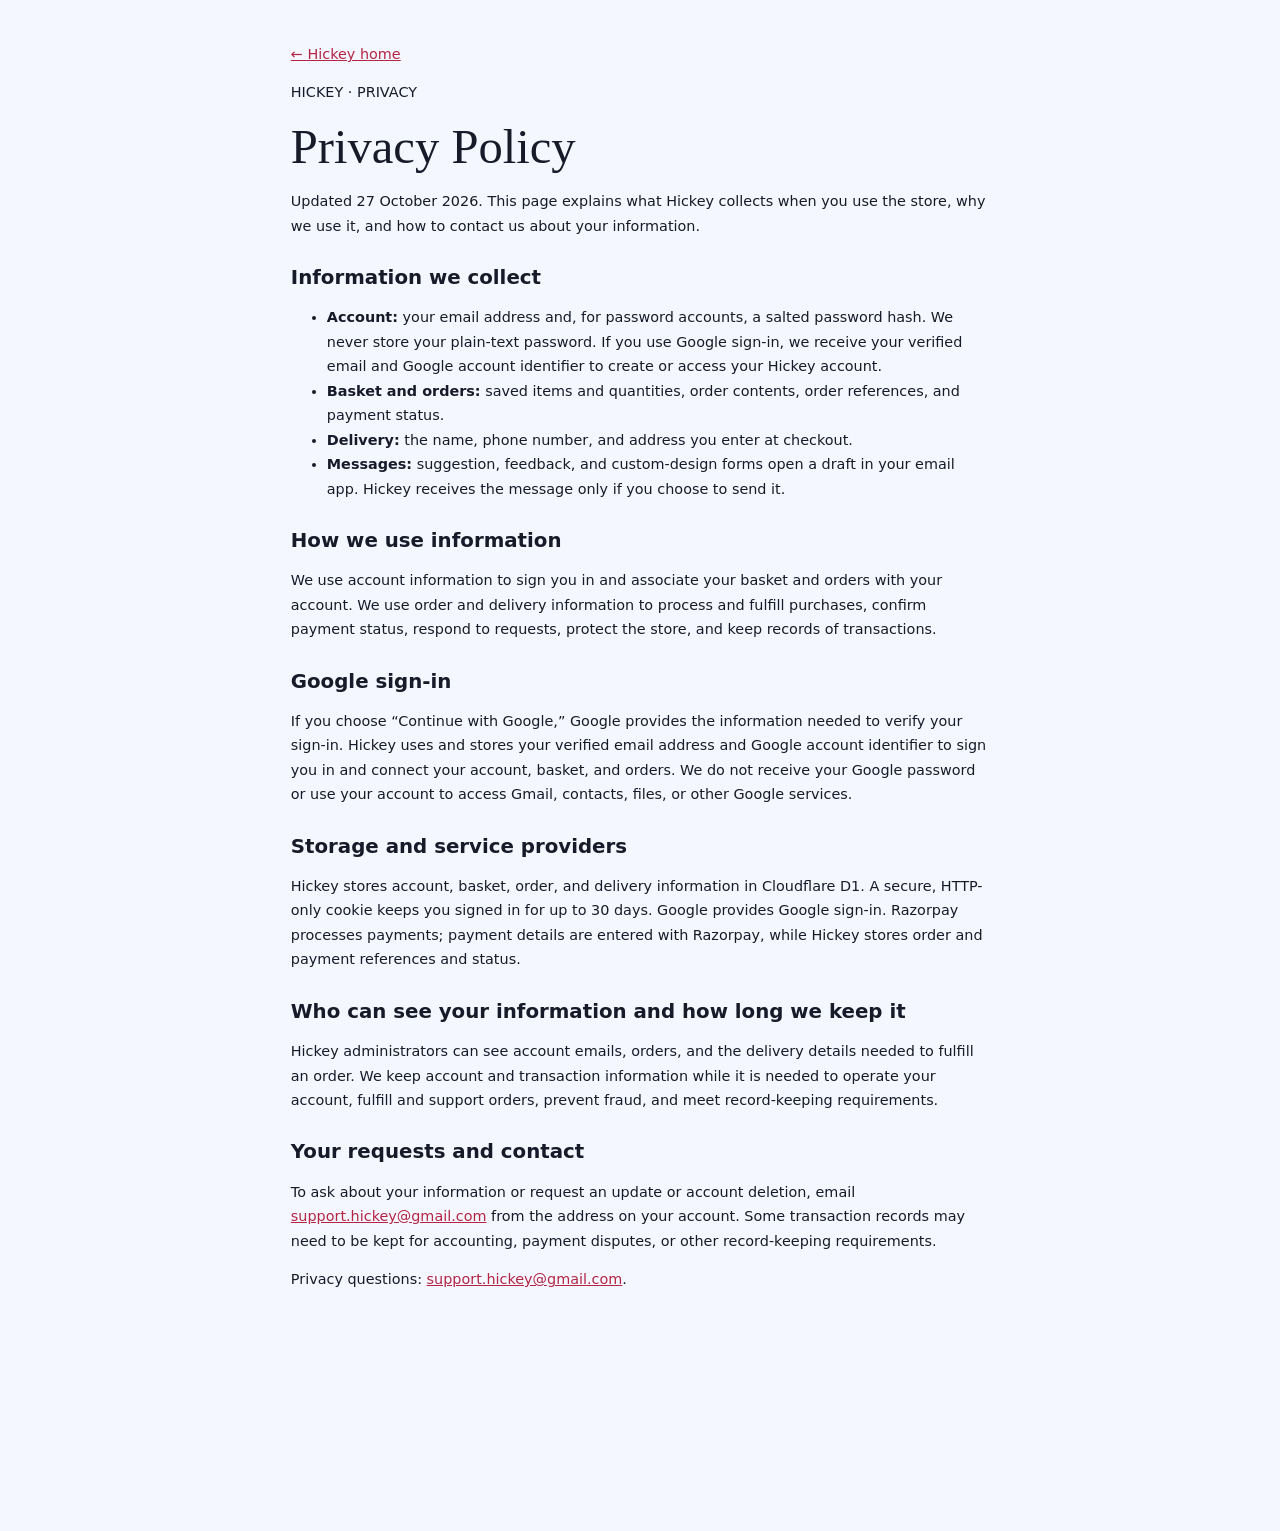
<file: privacy.html>
<!doctype html>
<html lang="en">
<head>
  <meta charset="utf-8">
  <meta name="viewport" content="width=device-width, initial-scale=1">
  <title>Privacy Policy — Hickey</title>
  <link rel="stylesheet" href="styles.css">
  <style>
    .policy-page{max-width:820px;margin:0 auto;padding:48px 22px 80px;color:#171b29}
    .policy-page h1{font:500 clamp(34px,7vw,54px)/1.08 Georgia,serif;margin:18px 0}
    .policy-page h2{font:600 22px/1.3 system-ui,sans-serif;margin:30px 0 8px}
    .policy-page p,.policy-page li{font:400 16px/1.7 system-ui,sans-serif}
    .policy-page a{color:#b42543}
  </style>
</head>
<body>
  <main class="policy-page">
    <a href="/" aria-label="Hickey home">← Hickey home</a>
    <p>HICKEY · PRIVACY</p>
    <h1>Privacy Policy</h1>
    <p>Updated 27 October 2026. This page explains what Hickey collects when you use the store, why we use it, and how to contact us about your information.</p>

    <h2>Information we collect</h2>
    <ul>
      <li><strong>Account:</strong> your email address and, for password accounts, a salted password hash. We never store your plain-text password. If you use Google sign-in, we receive your verified email and Google account identifier to create or access your Hickey account.</li>
      <li><strong>Basket and orders:</strong> saved items and quantities, order contents, order references, and payment status.</li>
      <li><strong>Delivery:</strong> the name, phone number, and address you enter at checkout.</li>
      <li><strong>Messages:</strong> suggestion, feedback, and custom-design forms open a draft in your email app. Hickey receives the message only if you choose to send it.</li>
    </ul>

    <h2>How we use information</h2>
    <p>We use account information to sign you in and associate your basket and orders with your account. We use order and delivery information to process and fulfill purchases, confirm payment status, respond to requests, protect the store, and keep records of transactions.</p>

    <h2>Google sign-in</h2>
    <p>If you choose “Continue with Google,” Google provides the information needed to verify your sign-in. Hickey uses and stores your verified email address and Google account identifier to sign you in and connect your account, basket, and orders. We do not receive your Google password or use your account to access Gmail, contacts, files, or other Google services.</p>

    <h2>Storage and service providers</h2>
    <p>Hickey stores account, basket, order, and delivery information in Cloudflare D1. A secure, HTTP-only cookie keeps you signed in for up to 30 days. Google provides Google sign-in. Razorpay processes payments; payment details are entered with Razorpay, while Hickey stores order and payment references and status.</p>

    <h2>Who can see your information and how long we keep it</h2>
    <p>Hickey administrators can see account emails, orders, and the delivery details needed to fulfill an order. We keep account and transaction information while it is needed to operate your account, fulfill and support orders, prevent fraud, and meet record-keeping requirements.</p>

    <h2>Your requests and contact</h2>
    <p>To ask about your information or request an update or account deletion, email <a href="mailto:support.hickey@gmail.com">support.hickey@gmail.com</a> from the address on your account. Some transaction records may need to be kept for accounting, payment disputes, or other record-keeping requirements.</p>
    <p>Privacy questions: <a href="mailto:support.hickey@gmail.com">support.hickey@gmail.com</a>.</p>
  </main>
</body>
</html>
</file>
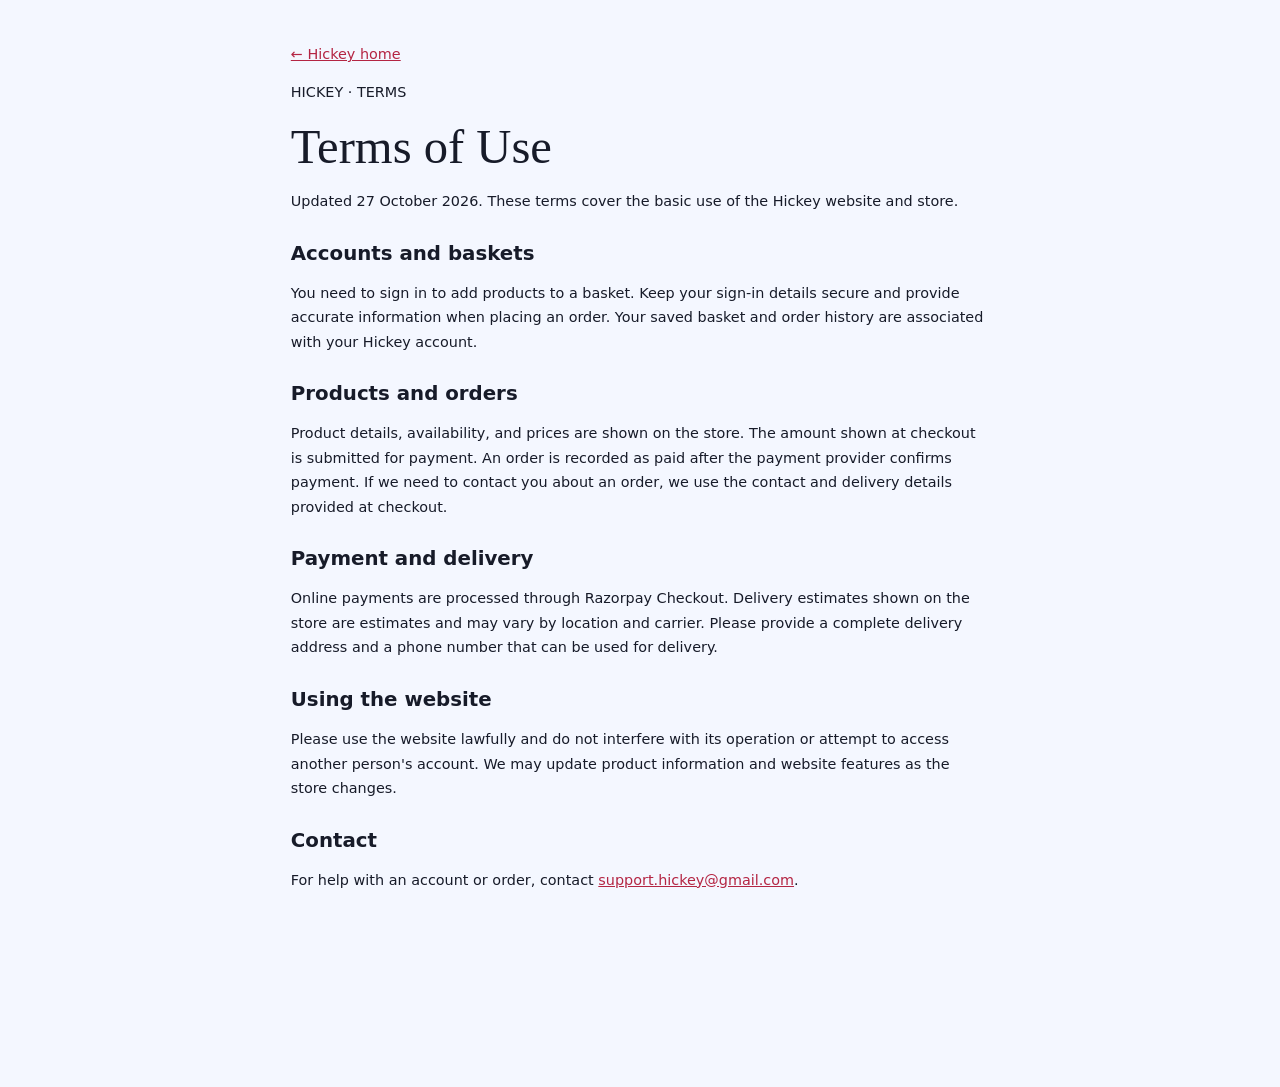
<file: terms.html>
<!doctype html>
<html lang="en">
<head>
  <meta charset="utf-8">
  <meta name="viewport" content="width=device-width, initial-scale=1">
  <title>Terms of Use — Hickey</title>
  <link rel="stylesheet" href="styles.css">
  <style>
    .policy-page{max-width:820px;margin:0 auto;padding:48px 22px 80px;color:#171b29}
    .policy-page h1{font:500 clamp(34px,7vw,54px)/1.08 Georgia,serif;margin:18px 0}
    .policy-page h2{font:600 22px/1.3 system-ui,sans-serif;margin:30px 0 8px}
    .policy-page p,.policy-page li{font:400 16px/1.7 system-ui,sans-serif}
    .policy-page a{color:#b42543}
  </style>
</head>
<body>
  <main class="policy-page">
    <a href="/" aria-label="Hickey home">← Hickey home</a>
    <p>HICKEY · TERMS</p>
    <h1>Terms of Use</h1>
    <p>Updated 27 October 2026. These terms cover the basic use of the Hickey website and store.</p>

    <h2>Accounts and baskets</h2>
    <p>You need to sign in to add products to a basket. Keep your sign-in details secure and provide accurate information when placing an order. Your saved basket and order history are associated with your Hickey account.</p>

    <h2>Products and orders</h2>
    <p>Product details, availability, and prices are shown on the store. The amount shown at checkout is submitted for payment. An order is recorded as paid after the payment provider confirms payment. If we need to contact you about an order, we use the contact and delivery details provided at checkout.</p>

    <h2>Payment and delivery</h2>
    <p>Online payments are processed through Razorpay Checkout. Delivery estimates shown on the store are estimates and may vary by location and carrier. Please provide a complete delivery address and a phone number that can be used for delivery.</p>

    <h2>Using the website</h2>
    <p>Please use the website lawfully and do not interfere with its operation or attempt to access another person's account. We may update product information and website features as the store changes.</p>

    <h2>Contact</h2>
    <p>For help with an account or order, contact <a href="mailto:support.hickey@gmail.com">support.hickey@gmail.com</a>.</p>
  </main>
</body>
</html>
</file>
<file: styles.css>
:root {
  color-scheme: light;
  --ink: #121a2b;
  --muted: #818795;
  --red: #ed2442;
  --red-deep: #cc1737;
  --sky: #45baf0;
  --cream: #fff1d7;
  --paper: rgba(255,255,255,.72);
  --serif: "Playfair Display", Georgia, serif;
  --sans: "DM Sans", Inter, ui-sans-serif, system-ui, -apple-system, sans-serif;
  --shadow: 0 26px 70px rgba(32, 50, 88, .09);
}

* { box-sizing: border-box; }
html { scroll-behavior: smooth; scroll-padding-top: 90px; zoom: .9; }
body { margin: 0; min-width: 320px; color: var(--ink); background: #f4f7ff; font-family: var(--sans); font-size: 16px; line-height: 1.55; overflow-x: hidden; }
body.modal-open { overflow: hidden; }
button, input { font: inherit; }
button, a { -webkit-tap-highlight-color: transparent; }
button { color: inherit; }
a { color: inherit; }
::selection { color: #fff; background: var(--red); }

.page-glow { position: fixed; z-index: -2; inset: 0; pointer-events: none; background: radial-gradient(ellipse at 13% 21%, rgba(137,194,255,.76), transparent 43%), radial-gradient(ellipse at 92% 54%, rgba(255,151,180,.66), transparent 44%), radial-gradient(ellipse at 42% 99%, rgba(175,190,255,.68), transparent 46%), radial-gradient(ellipse at 72% 14%, rgba(114,228,244,.32), transparent 38%), #fbfcff; }
.grain { position: fixed; z-index: 20; inset: 0; pointer-events: none; opacity: .12; background-image: url("data:image/svg+xml,%3Csvg viewBox='0 0 180 180' xmlns='http://www.w3.org/2000/svg'%3E%3Cfilter id='n'%3E%3CfeTurbulence type='fractalNoise' baseFrequency='.8' numOctaves='3' stitchTiles='stitch'/%3E%3C/filter%3E%3Crect width='100%25' height='100%25' filter='url(%23n)' opacity='.13'/%3E%3C/svg%3E"); }
.section-wrap { width: min(100% - 64px, 2300px); margin-inline: auto; }
.sr-only { position: absolute; width: 1px; height: 1px; padding: 0; margin: -1px; overflow: hidden; clip: rect(0,0,0,0); white-space: nowrap; border: 0; }

.float-nav { position: fixed; z-index: 30; top: 26px; right: max(32px, calc((100vw - 2300px) / 2)); display: flex; align-items: center; gap: 3px; padding: 9px; border: 1px solid rgba(255,255,255,.9); border-radius: 999px; background: rgba(255,255,255,.62); box-shadow: 0 10px 34px rgba(36,49,77,.08); backdrop-filter: blur(20px); transition: transform .42s cubic-bezier(.2,.8,.2,1), opacity .3s ease; }
.float-nav.nav-away { transform: translateY(-150%); opacity: 0; }
.nav-item { position: relative; display: grid; place-items: center; width: 51px; height: 51px; border: 0; border-radius: 50%; background: transparent; text-decoration: none; cursor: pointer; transition: color .25s, background .25s, transform .25s; }
.nav-item:hover, .nav-item:focus-visible { color: var(--red); background: #f5f6fa; outline: none; transform: translateY(-2px); }
.nav-item svg { width: 23px; height: 23px; fill: none; stroke: currentColor; stroke-width: 1.7; stroke-linecap: round; stroke-linejoin: round; }
.bag-nav { background: var(--ink); color: white; }
.bag-nav:hover, .bag-nav:focus-visible { color: white; background: var(--red); }
.bag-count { position: absolute; top: -2px; right: -2px; display: grid; place-items: center; min-width: 19px; height: 19px; padding: 0 4px; border: 2px solid white; border-radius: 20px; color: white; background: var(--red); font-size: 10px; font-weight: 700; line-height: 1; }
.bag-count[hidden] { display: none; }

.hero { position: relative; display: grid; min-height: max(780px, min(1240px, 100svh)); place-items: center; padding-top: 62px; padding-bottom: 42px; zoom: 1.111111; }
.hero-copy { position: relative; z-index: 1; width: min(100%, 880px); text-align: center; }
.eyebrow { display: inline-flex; align-items: center; gap: 11px; color: #747b8a; font-size: 12px; font-weight: 600; letter-spacing: .26em; line-height: 1.5; text-transform: uppercase; }
.hero-eyebrow { margin-bottom: 23px; padding: 10px 23px; border: 1px solid rgba(255,255,255,.96); border-radius: 99px; background: rgba(255,255,255,.62); box-shadow: 0 7px 30px rgba(29,44,77,.04); color: #656b77; font-size: 13px; letter-spacing: .28em; }
.red-dot { width: 9px; height: 9px; border-radius: 50%; background: var(--red); box-shadow: 0 0 0 4px rgba(237,36,66,.08); }
.brand-lockup { width: min(760px, 82vw); margin: -1px auto -10px; }
.hickey-logo { display: block; width: 100%; height: auto; overflow: visible; filter: drop-shadow(0 10px 24px rgba(18,26,43,.07)) contrast(1.03) saturate(1.03); }
html.motion-ready .hero.is-active .brand-lockup { animation: hero-logo-enter .95s .12s cubic-bezier(.19,1,.22,1) both; }
html.motion-ready .hero.is-active .hickey-logo { animation: logo-float 5s 1.1s ease-in-out infinite; }
html.motion-ready .hero.is-active h1 { animation: hero-rise .82s .28s cubic-bezier(.2,.8,.2,1) both; }
html.motion-ready .hero.is-active .hero-description { animation: hero-rise .82s .42s cubic-bezier(.2,.8,.2,1) both; }
.hero h1, .section-heading h2, .join-card h2, .checkout-card h2 { margin: 0; font-family: var(--serif); font-size: clamp(3rem, 6.1vw, 5.4rem); font-weight: 400; letter-spacing: -.055em; line-height: .99; }
.hero h1 em, .section-heading h2 em, .join-card h2 em, .checkout-card h2 em { color: var(--red); font-weight: 400; }
.hero-description { max-width: 680px; margin: 27px auto 27px; color: #747b88; font-size: clamp(1rem, 1.35vw, 1.15rem); line-height: 1.7; }
.hero-actions, .join-actions { display: flex; flex-wrap: wrap; justify-content: center; gap: 13px; }
.button { display: inline-flex; min-height: 55px; align-items: center; justify-content: center; gap: 12px; padding: 0 27px; border: 1px solid transparent; border-radius: 999px; text-decoration: none; font-size: 15px; font-weight: 600; cursor: pointer; transition: transform .22s ease, background .22s ease, border-color .22s ease, color .22s ease, box-shadow .22s ease; }
.button:hover { transform: translateY(-3px); }
.button:focus-visible, .icon-button:focus-visible, .add-button:focus-visible { outline: 3px solid rgba(69,186,240,.58); outline-offset: 3px; }
.button-dark { color: white; background: var(--ink); box-shadow: 0 13px 28px rgba(18,26,43,.13); }
.button-dark:hover { background: #202b42; box-shadow: 0 17px 35px rgba(18,26,43,.2); }
.button-light { color: var(--ink); border-color: rgba(255,255,255,.95); background: rgba(255,255,255,.74); box-shadow: 0 10px 28px rgba(29,44,77,.05); }
.button-light:hover { background: white; }
.button-red { color: #fff; background: var(--red); box-shadow: 0 12px 30px rgba(237,36,66,.19); }
.button-red:hover { background: var(--red-deep); }
.button-outline { color: #fff; border-color: rgba(255,255,255,.2); background: transparent; }
.button-outline:hover { border-color: rgba(255,255,255,.65); background: rgba(255,255,255,.06); }
.scroll-cue { position: absolute; top: calc(100% + 29px); left: 50%; display: grid; justify-items: center; gap: 7px; color: #8d93a0; text-decoration: none; font-size: 10px; font-weight: 600; letter-spacing: .33em; transform: translateX(-50%); }
.scroll-arrow { color: #858c9b; font-size: 22px; font-weight: 400; animation: arrow-bob 1.8s ease-in-out infinite; }
.hero-spark { position: absolute; color: rgba(255,255,255,.95); text-shadow: 0 0 20px rgba(69,186,240,.7); animation: twinkle 4s ease-in-out infinite; }
.spark-one { top: 28%; left: 10%; font-size: 26px; }
.spark-two { top: 46%; right: 13%; color: #f6a3b0; font-size: 30px; animation-delay: 1s; }
.spark-three { bottom: 20%; right: 25%; font-size: 15px; animation-delay: 2s; }
.firefly-layer { position: absolute; z-index: 0; inset: 2% -4% 8%; overflow: hidden; pointer-events: none; }
.firefly { position: absolute; top: var(--y); left: var(--x); width: var(--size); height: var(--size); border-radius: 50%; opacity: .12; background: #fff; box-shadow: 0 0 7px 2px rgba(255,255,255,.95), 0 0 19px 5px rgba(91,178,255,.75), 0 0 30px 8px rgba(240,93,133,.25); animation: firefly-pulse var(--duration) var(--delay) ease-in-out infinite; will-change: opacity, transform; }
.firefly:nth-child(3n) { background: #bcecff; box-shadow: 0 0 8px 3px rgba(188,236,255,.98), 0 0 22px 7px rgba(69,186,240,.85); }
.firefly:nth-child(4n) { background: #ffd2d9; box-shadow: 0 0 8px 3px rgba(255,210,217,.98), 0 0 22px 7px rgba(237,36,66,.42); }

.treasury { padding-top: 124px; padding-bottom: 140px; }
.cloud-transition { position: relative; z-index: 2; height: 0; pointer-events: none; }
.cloud-form { position: absolute; top: -148px; width: min(76vw, 1120px); height: 142px; border-radius: 50%; background: rgba(255,255,255,.94); filter: blur(19px); opacity: .12; will-change: transform, opacity; }
.cloud-form::before, .cloud-form::after { position: absolute; bottom: 18px; content: ""; border-radius: 50%; background: inherit; }
.cloud-form::before { left: 17%; width: 37%; height: 188px; }
.cloud-form::after { right: 17%; width: 31%; height: 118px; }
.cloud-form-left { left: -20vw; }
.cloud-form-right { top: -112px; right: -17vw; width: min(70vw, 960px); height: 118px; background: rgba(220,239,255,.94); opacity: .1; }
.cloud-form-right::before { bottom: 12px; height: 165px; }
.cloud-form-right::after { bottom: 13px; height: 144px; }
.cloud-particle { position: absolute; top: -91px; left: 41%; width: 132px; height: 42px; border-radius: 50%; background: rgba(255,255,255,.9); filter: blur(12px); opacity: 0; will-change: transform, opacity; }
.cloud-particle-one { left: 41%; }
.cloud-particle-two { top: -58px; left: 58%; width: 96px; height: 32px; background: rgba(238,245,255,.95); }
.section-heading { max-width: 760px; margin: 0 auto 52px; text-align: center; }
.section-heading .eyebrow { margin-bottom: 17px; }
.section-heading h2 { font-size: clamp(3rem, 5.6vw, 4.8rem); }
.section-heading p { max-width: 700px; margin: 23px auto 0; color: #858a94; font-size: clamp(1rem, 1.5vw, 1.18rem); line-height: 1.65; }
html.motion-ready #treasury .section-heading h2 span { display: inline-block; opacity: 0; filter: blur(8px); transform: translate3d(0, .55em, 0) rotateX(-12deg); transition: opacity .72s ease, filter .85s ease, transform .9s cubic-bezier(.16,1,.3,1); }
html.motion-ready #treasury .section-heading h2 em span { transition-delay: .11s; }
html.motion-ready #treasury .section-heading.is-visible h2 span { opacity: 1; filter: blur(0); transform: translate3d(0,0,0) rotateX(0); }
html.motion-ready #treasury .treasury-description { opacity: 0; filter: blur(5px); transform: translateY(16px); transition: opacity .65s .2s ease, filter .7s .2s ease, transform .75s .2s cubic-bezier(.16,1,.3,1); }
html.motion-ready #treasury .section-heading.is-visible .treasury-description { opacity: 1; filter: blur(0); transform: translateY(0); }
.product-grid { display: grid; max-width: 1840px; grid-template-columns: repeat(3, minmax(0, 1fr)); gap: 32px; margin-inline: auto; }
.product-card { min-width: 0; overflow: hidden; border: 1px solid rgba(255,255,255,.72); border-radius: 34px; background: linear-gradient(145deg,rgba(255,255,255,.56),rgba(237,245,255,.3)); box-shadow: var(--shadow); backdrop-filter: blur(18px) saturate(145%); transition: transform .36s cubic-bezier(.2,.8,.2,1), box-shadow .36s, background .36s; }
.product-card { cursor: pointer; }
.product-card:focus-visible { outline: 3px solid rgba(69,186,240,.8); outline-offset: 5px; }
.product-card:hover { transform: translateY(-8px); box-shadow: 0 32px 75px rgba(32,50,88,.14); }
.product-photo { position: relative; overflow: hidden; aspect-ratio: 1; background: linear-gradient(145deg,#eff3f7,#f8f8fa); }
.product-photo::after { position: absolute; inset: 40% 0 0; pointer-events: none; content: ""; background: linear-gradient(180deg,transparent,rgba(17,25,42,.06)); opacity: .36; }
.product-photo img { display: block; width: 100%; height: 100%; object-fit: cover; transition: transform .8s cubic-bezier(.2,.7,.2,1); }
.product-card:hover .product-photo img { transform: scale(1.045); }
.photo-cap img { object-position: 50% 54%; filter: saturate(.18) brightness(1.12); }
.photo-stickers img { object-position: 50% 50%; }
.photo-bracelet img { object-position: 54% 45%; }
.photo-charms img { object-position: 50% 50%; }
.photo-tee img { object-position: 50% 45%; }
.photo-tote img { object-position: 50% 50%; }
.badge { position: absolute; z-index: 2; top: 22px; left: 22px; padding: 7px 15px 8px; border-radius: 99px; color: #fff; background: var(--red); box-shadow: 0 8px 20px rgba(237,36,66,.17); font-size: 13px; font-weight: 500; }
.add-button { position: absolute; z-index: 2; right: 25px; bottom: 25px; display: grid; width: 54px; height: 54px; place-items: center; padding: 0 0 3px; border: 1px solid rgba(255,255,255,.55); border-radius: 50%; color: #111a2b; background: rgba(255,255,255,.14); box-shadow: inset 0 1px 1px rgba(255,255,255,.75),0 8px 24px rgba(18,26,43,.08); backdrop-filter: blur(10px); -webkit-backdrop-filter: blur(10px); font-size: 30px; font-weight: 300; line-height: 1; cursor: pointer; transition: color .2s, background .2s, transform .2s, border-color .2s; }
.add-button[hidden], .product-quantity[hidden] { display: none !important; }
.add-button:hover { color: #fff; border-color: rgba(255,255,255,.9); background: rgba(237,36,66,.72); transform: rotate(90deg) scale(1.08); }
.add-button.added { background: rgba(237,36,66,.75); color: #fff; transform: rotate(45deg); }
.product-quantity { position: absolute; z-index: 3; right: 25px; bottom: 25px; display: grid; min-width: 136px; height: 54px; grid-template-columns: 1fr 1fr 1fr; align-items: center; overflow: hidden; border: 1px solid rgba(255,255,255,.55); border-radius: 999px; color: #111a2b; background: rgba(255,255,255,.15); box-shadow: inset 0 1px 1px rgba(255,255,255,.8),0 8px 24px rgba(18,26,43,.08); backdrop-filter: blur(12px); -webkit-backdrop-filter: blur(12px); animation: quantity-in .2s ease-out both; }
.product-quantity button { display: grid; height: 100%; min-width: 40px; place-items: center; padding: 0 0 2px; border: 0; color: inherit; background: transparent; font: inherit; font-size: 24px; line-height: 1; cursor: pointer; transition: color .2s, background .2s; }
.product-quantity button:hover { color: #fff; background: rgba(237,36,66,.72); }
.product-quantity span { justify-self: center; min-width: 20px; text-align: center; font-size: 16px; font-weight: 700; font-variant-numeric: tabular-nums; }
@keyframes quantity-in { from { opacity: 0; transform: translateY(6px) scale(.96); } to { opacity: 1; transform: translateY(0) scale(1); } }
.product-info { padding: 23px 27px 26px; }
.product-info h3 { margin: 0 0 6px; font-family: var(--serif); font-size: clamp(1.32rem, 1.8vw, 1.65rem); font-weight: 600; letter-spacing: -.025em; }
.product-info p { min-height: 42px; margin: 0; color: #7f8693; font-size: 16px; line-height: 1.5; }
.product-price { display: flex; align-items: baseline; gap: 9px; margin-top: 9px; }
.product-price strong { font-size: 22px; font-weight: 700; letter-spacing: -.035em; }
.product-price span { color: #a8abb2; font-size: 13px; }

.faq-section { padding-bottom: 96px; }
.faq-panel { position: relative; overflow: hidden; padding: clamp(30px, 5vw, 70px) clamp(18px, 7vw, 122px); border: 1px solid rgba(255,255,255,.76); border-radius: clamp(30px, 5vw, 58px); background: radial-gradient(ellipse at 4% 0%,rgba(73,170,255,.2),transparent 33%),radial-gradient(ellipse at 98% 22%,rgba(239,71,104,.16),transparent 32%),rgba(255,255,255,.37); box-shadow: 0 25px 80px rgba(32,50,88,.075); backdrop-filter: blur(16px) saturate(135%); }
.faq-heading { display: flex; align-items: flex-end; justify-content: space-between; gap: 28px; margin-bottom: 30px; }
.faq-heading-copy { max-width: 760px; }
.faq-heading .eyebrow { margin-bottom: 13px; color: var(--red); }
.faq-heading h2 { margin: 0; font-family: var(--serif); font-size: clamp(2.8rem, 5.3vw, 5.2rem); font-weight: 500; line-height: .96; letter-spacing: -.055em; }
.faq-heading h2 em { color: var(--red); font-weight: 400; }
.faq-heading p { max-width: 570px; margin: 15px 0 0; color: #747e8e; font-size: clamp(14px, 1.25vw, 17px); line-height: 1.55; }
.faq-graphic { position: relative; display: flex; flex-direction: column; align-items: flex-end; gap: 10px; }
.faq-graphic-pill { display: inline-flex; align-items: center; gap: 7px; padding: 6px 14px 6px 10px; border: 1px solid rgba(255,255,255,.95); border-radius: 99px; background: rgba(255,255,255,.62); box-shadow: 0 8px 24px rgba(32,50,88,.06); color: var(--ink); font-size: 10px; font-weight: 800; letter-spacing: .16em; backdrop-filter: blur(14px); }
.faq-badge-dot { color: var(--red); font-size: 11px; animation: twinkle 3s ease-in-out infinite; }
.faq-graphic-art { position: relative; width: 170px; height: 86px; border: 1px solid rgba(255,255,255,.85); border-radius: 24px; background: linear-gradient(135deg,rgba(255,255,255,.7),rgba(235,243,255,.55) 48%,rgba(255,230,236,.65)); box-shadow: 0 16px 40px rgba(32,50,88,.08),inset 0 1px 1px white; backdrop-filter: blur(20px); overflow: hidden; }
.faq-sparkle { position: absolute; font-size: 14px; pointer-events: none; animation: twinkle 3s ease-in-out infinite; }
.sp-1 { top: 10px; left: 14px; color: var(--sky); font-size: 15px; }
.sp-2 { top: 12px; right: 18px; color: var(--red); font-size: 13px; animation-delay: 1.2s; }
.sp-3 { bottom: 12px; left: 24px; color: #ffbe53; font-size: 11px; animation-delay: .7s; }
.faq-bubble { position: absolute; display: inline-flex; align-items: center; gap: 6px; padding: 5px 11px; border: 1px solid rgba(255,255,255,.9); border-radius: 99px; font-size: 11px; font-weight: 700; box-shadow: 0 4px 14px rgba(18,26,43,.08); backdrop-filter: blur(8px); }
.b-1 { top: 18px; left: 32px; background: rgba(255,255,255,.88); color: var(--ink); }
.b-1 .bubble-emoji { font-size: 12px; }
.b-2 { bottom: 16px; right: 16px; background: var(--ink); color: #fff; font-size: 9px; letter-spacing: .14em; padding: 4px 10px; }
.b-2 .bubble-tag { color: #4ee09b; font-weight: 800; }
.faq-window { position: relative; overflow: hidden; padding: 0 18px 14px; border: 1px solid rgba(255,255,255,.82); border-radius: 32px; background: linear-gradient(140deg,rgba(255,255,255,.49),rgba(242,247,255,.25) 46%,rgba(255,255,255,.38)); box-shadow: inset 0 1px 0 rgba(255,255,255,.88),inset 0 -16px 30px rgba(255,255,255,.14),0 20px 52px rgba(24,48,83,.09); backdrop-filter: blur(28px) saturate(155%); }
.faq-window::before { position: absolute; z-index: 1; inset: 0 0 auto; height: 1px; pointer-events: none; content: ""; background: linear-gradient(90deg,transparent,rgba(255,255,255,.97) 24%,rgba(255,255,255,.62) 76%,transparent); }
.faq-toolbar { display: flex; min-height: 46px; align-items: center; justify-content: space-between; gap: 12px; color: #808b9b; font-size: 8px; font-weight: 700; letter-spacing: .14em; }
.faq-toolbar i { margin-right: 5px; color: var(--red); font-size: 13px; font-style: normal; vertical-align: -1px; }
.faq-list { display: grid; height: 264px; grid-auto-rows: 74px; gap: 8px; overflow-y: auto; padding: 8px 9px; border: 1px solid rgba(255,255,255,.82); border-radius: 23px; background: linear-gradient(180deg,rgba(235,243,255,.43),rgba(255,255,255,.4)); box-shadow: inset 0 6px 16px rgba(72,104,148,.055),0 4px 18px rgba(24,48,83,.045); scroll-snap-type: y mandatory; scroll-padding-block: 8px; overscroll-behavior: contain; scrollbar-width: thin; scrollbar-color: rgba(104,131,168,.3) transparent; }
.faq-list::-webkit-scrollbar { width: 7px; }
.faq-list::-webkit-scrollbar-track { background: transparent; }
.faq-list::-webkit-scrollbar-thumb { border: 2px solid transparent; border-radius: 9px; background: rgba(104,131,168,.3); background-clip: padding-box; }
.faq-item { display: grid; width: 100%; height: 74px; grid-template-columns: 48px minmax(0,1fr) 36px; align-items: center; gap: 15px; padding: 8px 16px; border: 1px solid rgba(255,255,255,.91); border-radius: 20px; color: var(--ink); text-align: left; background: rgba(255,255,255,.49); box-shadow: 0 6px 19px rgba(31,56,91,.045),inset 0 1px 0 rgba(255,255,255,.8); cursor: pointer; scroll-snap-align: start; scroll-snap-stop: always; transition: border-color .25s,background .25s,box-shadow .25s,transform .25s; }
.faq-item:hover, .faq-item[aria-pressed="true"] { border-color: rgba(255,255,255,1); background: rgba(255,255,255,.83); box-shadow: 0 10px 24px rgba(32,50,88,.09),inset 0 1px 0 #fff; }
.faq-item[aria-pressed="true"] { transform: scale(.99); }
.faq-item:focus-visible { outline: 3px solid rgba(69,186,240,.58); outline-offset: 1px; }
.faq-number { display: grid; width: 43px; height: 43px; place-items: center; overflow: hidden; border: 1px solid rgba(255,255,255,.9); border-radius: 50%; background: radial-gradient(circle at 35% 25%,#fff,#e8f1ff 68%,#f9dde3); box-shadow: inset 0 -3px 6px rgba(45,70,110,.08),0 4px 12px rgba(35,51,83,.06); perspective: 100px; }
.faq-number span { display: block; color: var(--red); font-family: var(--serif); font-size: 14px; font-variant-numeric: tabular-nums; opacity: .3; transform: rotateX(-72deg) translateY(10px); transform-origin: center center; transition: transform .6s cubic-bezier(.2,.8,.2,1),opacity .35s; }
.faq-item.is-snapped .faq-number span { opacity: 1; transform: rotateX(0) translateY(0); transition-delay: var(--faq-delay,0ms); }
.faq-item:nth-child(3n+2) .faq-number { background: radial-gradient(circle at 35% 25%,#fff,#fff0dd 72%,#ffdfda); }
.faq-item:nth-child(3n) .faq-number { background: radial-gradient(circle at 35% 25%,#fff,#e5f9fb 72%,#dee7ff); }
.faq-question { display: -webkit-box; overflow: hidden; color: var(--ink); font-size: clamp(14px,1.2vw,17px); font-weight: 600; line-height: 1.35; -webkit-box-orient: vertical; -webkit-line-clamp: 2; }
.faq-toggle { display: grid; width: 34px; height: 34px; place-items: center; border: 1px solid rgba(18,26,43,.08); border-radius: 50%; color: #727f91; background: rgba(255,255,255,.58); font-size: 17px; transition: transform .35s,background .25s,color .25s; }
.faq-item[aria-pressed="true"] .faq-toggle { color: #fff; border-color: transparent; background: var(--red); transform: rotate(45deg); }
.faq-answer-card { position: relative; min-height: 134px; margin-top: 12px; padding: 17px 22px 18px; overflow: hidden; border: 1px solid rgba(255,255,255,.83); border-radius: 23px; background: linear-gradient(112deg,rgba(255,255,255,.65),rgba(244,249,255,.36) 64%,rgba(255,255,255,.5)); box-shadow: inset 0 1px 0 rgba(255,255,255,.88),0 7px 20px rgba(31,56,91,.035); }
.faq-answer-card::after { position: absolute; right: -32px; bottom: -59px; width: 170px; height: 130px; border-radius: 50%; pointer-events: none; content: ""; background: radial-gradient(ellipse,rgba(74,186,240,.13),transparent 70%); }
.faq-answer-top { display: flex; align-items: center; justify-content: space-between; }
.faq-answer-label { color: #969eaa; font-size: 8px; font-weight: 700; letter-spacing: .15em; }
.faq-answer-flair { color: var(--sky); font-size: 17px; }
.faq-answer-card h3 { margin: 3px 30px 4px 0; color: var(--ink); font-family: var(--serif); font-size: clamp(16px,1.65vw,21px); font-weight: 600; line-height: 1.25; }
.faq-answer-card p { position: relative; z-index: 1; max-width: 900px; margin: 0; color: #727c8c; font-size: 13px; line-height: 1.55; }
.faq-answer-card.is-changing h3, .faq-answer-card.is-changing p { animation: faq-copy-in .36s cubic-bezier(.2,.8,.2,1) both; }
.faq-footnote { display: flex; align-items: center; gap: 12px; margin-top: 13px; padding: 3px 2px 0; color: #8993a1; font-size: 11px; }
.faq-footnote-star { color: var(--sky); font-size: 21px; animation: twinkle 3s ease-in-out infinite; }
.faq-footnote a { margin-left: auto; color: var(--ink); font-weight: 700; text-decoration: none; }
.faq-footnote a b { margin-left: 5px; color: var(--red); }
.marquee { width: 100%; overflow: hidden; padding: 0 0 66px; white-space: nowrap; }
.marquee-track { display: flex; width: max-content; align-items: center; transform: translate3d(var(--scroll-marquee-offset, 0px),0,0); will-change: transform; }
.marquee-flow { display: flex; width: max-content; align-items: center; gap: 43px; animation: marquee 28s linear infinite; animation-play-state: paused; }
.marquee.is-in-view .marquee-flow { animation-play-state: running; }
.marquee span { color: transparent; font-family: var(--serif); font-size: clamp(3rem, 6vw, 6rem); letter-spacing: -.035em; -webkit-text-stroke: 1px rgba(237,36,66,.55); }
.marquee i { color: var(--sky); font-size: clamp(1.8rem, 3vw, 3rem); font-style: normal; }

.join { padding-top: 0; padding-bottom: 95px; }
.join-card { position: relative; overflow: hidden; padding: 99px 40px 88px; border-radius: 58px; color: #fff; background: radial-gradient(circle at 12% 20%,rgba(69,186,240,.16),transparent 30%), radial-gradient(circle at 100% 100%,rgba(237,36,66,.19),transparent 31%), #111a2b; text-align: center; box-shadow: 0 32px 90px rgba(18,26,43,.14); }
.join-card::after { position: absolute; inset: 0; pointer-events: none; content: ""; background-image: radial-gradient(rgba(255,255,255,.18) .8px,transparent 1px); background-size: 22px 22px; opacity: .18; mask-image: linear-gradient(90deg,transparent,black 25%,black 75%,transparent); }
.join-card > * { position: relative; z-index: 1; }
.join-card .eyebrow { color: var(--sky); }
.join-card h2 { max-width: 980px; margin: 19px auto 21px; font-size: clamp(2.7rem, 5.6vw, 5rem); }
.join-card h2 em { color: var(--red); }
.join-card p { max-width: 760px; margin: 0 auto 31px; color: #aeb5c1; font-size: clamp(1rem, 1.45vw, 1.15rem); line-height: 1.7; }
.join-spark { position: absolute !important; top: 20%; right: 13%; color: var(--sky); font-size: 34px; animation: twinkle 3.4s ease-in-out infinite; }
.join-actions { gap: 14px; }
.join-actions .button { min-width: 238px; min-height: 63px; }
.join-custom-action { display: grid; justify-items: center; gap: 12px; margin: 30px auto 0; }
.custom-divider { display: flex; align-items: center; gap: 13px; color: rgba(255,255,255,.48); font-size: 9px; font-weight: 700; letter-spacing: .18em; }
.custom-divider::before, .custom-divider::after { width: clamp(25px, 6vw, 82px); height: 1px; content: ""; background: rgba(255,255,255,.2); }
.button-custom { min-height: 54px; color: #dbf6ff; border-color: rgba(101,207,245,.42); background: rgba(69,186,240,.1); box-shadow: 0 8px 27px rgba(69,186,240,.08); }
.button-custom:hover { border-color: rgba(101,207,245,.8); background: rgba(69,186,240,.19); }
.join-custom-action small { color: #929baa; font-size: 11px; }
.contact-layer { position: fixed; z-index: 60; inset: 0; display: grid; place-items: center; padding: 20px; background: rgba(16,23,38,.32); opacity: 0; visibility: hidden; pointer-events: none; backdrop-filter: blur(0); transition: opacity .28s ease, backdrop-filter .28s ease, visibility 0s linear .28s; }
.contact-layer.is-open { opacity: 1; visibility: visible; pointer-events: auto; backdrop-filter: blur(10px); transition: opacity .28s ease, backdrop-filter .28s ease, visibility 0s; }
.contact-card { position: relative; width: min(100%, 610px); max-height: min(92dvh, 790px); overflow: auto; padding: clamp(30px, 5vw, 54px); border: 1px solid rgba(255,255,255,.9); border-radius: 32px; color: var(--ink); background: linear-gradient(145deg,rgba(255,255,255,.96),rgba(242,248,255,.92)); box-shadow: 0 35px 100px rgba(17,25,42,.25); transform: translateY(17px) scale(.985); transition: transform .35s cubic-bezier(.2,.8,.2,1); }
.contact-layer.is-open .contact-card { transform: translateY(0) scale(1); }
.contact-close { position: absolute; top: 14px; right: 15px; }
.contact-card > .eyebrow { color: #319fd0; }
.contact-card h2 { max-width: 490px; margin: 12px 0 11px; font-family: var(--serif); font-size: clamp(2.35rem, 5vw, 3.7rem); font-weight: 400; letter-spacing: -.055em; line-height: .99; }
.contact-card h2 em { color: var(--red); font-weight: 400; }
.contact-intro { margin: 0 0 23px; color: #79808d; font-size: 14px; line-height: 1.65; }
.contact-field-label { display: block; margin: 15px 0 7px; color: #626b79; font-size: 11px; font-weight: 700; letter-spacing: .04em; }
.contact-field-label span { color: #9aa0aa; font-weight: 400; letter-spacing: 0; }
.contact-card textarea, .contact-extra input { display: block; width: 100%; padding: 14px 16px; border: 1px solid rgba(18,26,43,.1); border-radius: 15px; outline: none; color: var(--ink); background: rgba(255,255,255,.8); font: inherit; font-size: 14px; transition: border-color .2s, box-shadow .2s; }
.contact-card textarea { min-height: 126px; resize: vertical; line-height: 1.5; }
.contact-card textarea:focus, .contact-extra input:focus { border-color: rgba(69,186,240,.82); box-shadow: 0 0 0 4px rgba(69,186,240,.13); }
.contact-extra[hidden], .contact-extra [hidden] { display: none !important; }
.contact-submit { width: 100%; min-height: 58px; margin-top: 20px; }
.contact-note { margin: 10px 0 0; color: #9096a1; font-size: 11px; line-height: 1.5; text-align: center; }
.site-footer { display: grid; grid-template-columns: 1fr auto 1fr; min-height: 110px; align-items: center; justify-items: center; gap: 20px; padding-top: 20px; padding-bottom: 35px; color: #969aa4; font-size: 10px; font-weight: 600; letter-spacing: .15em; }
.site-footer > :first-child { justify-self: start; }
.site-footer > :nth-child(2) { justify-self: center; text-align: center; }
.site-footer > :last-child { justify-self: end; text-align: right; }
.footer-logo { display: inline-flex; width: 142px; align-items: center; color: var(--ink); font-size: 22px; font-weight: 800; letter-spacing: -.08em; text-decoration: none; }
.footer-logo img { display: block; width: 100%; height: auto; }
.footer-logo span { margin-left: 3px; color: var(--red); font-size: 9px; vertical-align: top; }

.scrim { position: fixed; z-index: 39; inset: 0; background: rgba(17,25,42,.25); opacity: 0; pointer-events: none; backdrop-filter: blur(0); transition: opacity .38s ease, backdrop-filter .38s ease; }
.scrim.is-visible { opacity: 1; pointer-events: auto; backdrop-filter: blur(8px); }
.product-preview-layer { position: fixed; z-index: 45; inset: 0; display: grid; place-items: center; padding: 28px; background: rgba(16,23,38,.34); opacity: 0; visibility: hidden; pointer-events: none; backdrop-filter: blur(0); transition: opacity .28s ease, backdrop-filter .28s ease, visibility 0s linear .28s; }
.product-preview-layer.is-open { opacity: 1; visibility: visible; pointer-events: auto; backdrop-filter: blur(10px); transition: opacity .28s ease, backdrop-filter .28s ease, visibility 0s; }
.product-preview { position: relative; display: grid; width: min(100%, 1000px); max-height: min(88dvh, 790px); grid-template-columns: minmax(0, 1.1fr) minmax(300px, .9fr); overflow: auto; border: 1px solid rgba(255,255,255,.96); border-radius: 34px; background: rgba(250,250,252,.94); box-shadow: 0 35px 100px rgba(17,25,42,.24); transform: translateY(18px) scale(.98); transition: transform .38s cubic-bezier(.2,.8,.2,1); }
.product-preview-layer.is-open .product-preview { transform: translateY(0) scale(1); }
.preview-close { position: absolute; z-index: 2; top: 14px; right: 14px; background: rgba(255,255,255,.86); box-shadow: 0 5px 20px rgba(18,26,43,.09); }
.preview-photo { display: grid; min-height: 440px; max-height: 74dvh; place-items: center; overflow: hidden; background: linear-gradient(145deg,#edf2f8,#fbf9f8); }
.preview-photo img { display: block; width: 100%; height: 100%; min-height: inherit; max-height: inherit; object-fit: contain; }
.preview-copy { display: flex; flex-direction: column; justify-content: center; padding: clamp(30px, 5vw, 62px); }
.preview-copy .eyebrow { margin-bottom: 14px; color: var(--red); }
.preview-copy h2 { margin: 0; font-family: var(--serif); font-size: clamp(2.1rem, 4vw, 3.35rem); line-height: 1.04; letter-spacing: -.04em; }
.preview-copy > p { margin: 19px 0 0; color: #777e8b; font-size: clamp(1rem, 1.4vw, 1.15rem); line-height: 1.7; }

.preview-specs { display: flex; flex-wrap: wrap; gap: 10px; margin: 20px 0 0; }
.spec-pill { display: inline-flex; align-items: baseline; gap: 8px; padding: 8px 14px; border: 1px solid rgba(18,26,43,.08); border-radius: 12px; background: rgba(255,255,255,.8); font-size: 13px; color: #727a87; }
.spec-pill span { font-size: 11px; text-transform: uppercase; letter-spacing: .06em; font-weight: 700; color: #9aa1ad; }
.spec-pill strong { color: var(--ink); font-weight: 600; font-size: 13px; }

.preview-purchase { display: flex; flex-wrap: wrap; align-items: baseline; gap: 9px; margin: 27px 0 22px; }
.preview-purchase strong { font-family: var(--serif); font-size: 2rem; font-weight: 600; }
.preview-purchase span { color: #9197a2; font-size: 13px; }
.preview-add { width: 100%; min-height: 60px; justify-content: center; gap: 9px; }
.preview-add[hidden], .preview-quantity[hidden] { display: none !important; }
.preview-add span { font-size: 21px; line-height: 1; }
.preview-quantity { display: grid; width: 100%; min-height: 60px; grid-template-columns: 1fr 1fr 1fr; align-items: center; overflow: hidden; border: 1px solid rgba(18,26,43,.1); border-radius: 999px; background: #fff; box-shadow: 0 8px 22px rgba(18,26,43,.06); }
.preview-quantity button { display: grid; height: 100%; min-height: 58px; place-items: center; border: 0; background: transparent; color: var(--ink); font: inherit; font-size: 25px; cursor: pointer; transition: background .2s, color .2s; }
.preview-quantity button:hover { background: rgba(237,36,66,.08); color: var(--red); }
.preview-quantity span { justify-self: center; font-size: 17px; font-weight: 700; font-variant-numeric: tabular-nums; }
.preview-copy .preview-note { margin-top: 14px; color: #a0a4ad; font-size: 12px; line-height: 1.5; }
.basket-drawer { position: fixed; z-index: 40; top: 0; right: 0; bottom: 0; display: flex; width: min(100%, 535px); height: auto; flex-direction: column; padding: 0 31px 28px; border-left: 1px solid rgba(255,255,255,.8); background: rgba(250,250,252,.89); box-shadow: -25px 0 70px rgba(18,26,43,.1); backdrop-filter: blur(28px); transform: translateX(105%); visibility: hidden; transition: transform .48s cubic-bezier(.2,.8,.2,1), visibility 0s linear .48s; }
.basket-drawer.is-open { transform: translateX(0); visibility: visible; transition: transform .48s cubic-bezier(.2,.8,.2,1), visibility 0s; }
.drawer-head { display: flex; min-height: 94px; align-items: center; justify-content: space-between; margin: 0 -31px; padding: 0 28px 0 33px; border-bottom: 1px solid rgba(18,26,43,.07); }
.drawer-head h2 { display: flex; align-items: center; gap: 13px; margin: 0; font-family: var(--serif); font-size: 1.8rem; font-weight: 600; }
.drawer-bag-icon { width: 23px; height: 23px; fill: none; stroke: currentColor; stroke-width: 1.7; stroke-linecap: round; stroke-linejoin: round; }
.icon-button { display: grid; width: 42px; height: 42px; place-items: center; padding: 0 0 3px; border: 0; border-radius: 50%; background: transparent; font-size: 28px; font-weight: 300; cursor: pointer; transition: color .2s, background .2s; }
.icon-button:hover { color: var(--red); background: rgba(18,26,43,.05); }
.basket-items { flex: 1; overflow: auto; padding: 19px 0 20px; }
.basket-row { display: grid; grid-template-columns: 78px 1fr auto; gap: 15px; align-items: center; margin-bottom: 15px; padding: 13px; border: 1px solid rgba(255,255,255,.97); border-radius: 23px; background: rgba(255,255,255,.68); }
.basket-thumb { width: 78px; height: 78px; overflow: hidden; border-radius: 15px; background: #edf1f8; }
.basket-thumb img { width: 100%; height: 100%; object-fit: cover; }
.basket-line h3 { margin: 0 0 3px; font-size: 14px; font-weight: 600; }
.basket-line > strong { display: block; margin-bottom: 8px; font-size: 14px; font-weight: 500; }
.quantity-controls { display: flex; align-items: center; gap: 11px; }
.quantity-controls button { display: grid; width: 29px; height: 29px; place-items: center; border: 1px solid rgba(18,26,43,.09); border-radius: 50%; background: white; font-size: 19px; line-height: 1; cursor: pointer; transition: background .18s, color .18s; }
.quantity-controls button:hover { color: white; background: var(--ink); }
.quantity-controls span { min-width: 13px; text-align: center; font-size: 13px; }
.remove-item { display: grid; width: 36px; height: 36px; place-items: center; border: 0; color: #9ba0a9; background: transparent; cursor: pointer; }
.remove-item svg { width: 18px; height: 18px; fill: none; stroke: currentColor; stroke-width: 1.6; stroke-linecap: round; stroke-linejoin: round; }
.remove-item:hover { color: var(--red); }
.drawer-bottom { padding-top: 20px; border-top: 1px solid rgba(18,26,43,.09); }
.basket-total, .order-summary { display: flex; align-items: center; justify-content: space-between; }
.basket-total { margin-bottom: 19px; color: #747b89; font-size: 14px; }
.basket-total strong { color: var(--ink); font-family: var(--serif); font-size: 1.6rem; font-weight: 600; }
.place-order { width: 100%; min-height: 59px; }
.drawer-note { margin: 13px 0 0; color: #9399a4; font-size: 12px; text-align: center; }
.basket-empty { display: none; flex: 1; flex-direction: column; align-items: center; justify-content: center; text-align: center; }
.basket-empty.is-empty { display: flex; }
.empty-star { color: var(--red); font-size: 38px; }
.basket-empty h3 { margin: 8px 0 1px; font-family: var(--serif); font-size: 1.7rem; }
.basket-empty p { margin: 0 0 23px; color: var(--muted); }
.basket-empty .button { min-height: 48px; }
.drawer-bottom.is-hidden { display: none; }

.checkout-layer { position: fixed; z-index: 50; inset: 0; display: grid; place-items: center; padding: 20px; background: rgba(16,23,38,.29); opacity: 0; visibility: hidden; pointer-events: none; backdrop-filter: blur(0); transition: opacity .3s, backdrop-filter .3s, visibility 0s linear .3s; }
.checkout-layer.is-open { opacity: 1; visibility: visible; pointer-events: auto; backdrop-filter: blur(9px); transition: opacity .3s, backdrop-filter .3s, visibility 0s; }
.checkout-card { position: relative; width: min(100%, 1000px); max-height: min(92dvh, 850px); overflow: auto; padding: 0; border: 1px solid rgba(255,255,255,.96); border-radius: 31px; background: rgba(250,250,252,.96); box-shadow: 0 30px 90px rgba(17,25,42,.19); backdrop-filter: blur(35px); transform: translateY(20px) scale(.985); transition: transform .35s cubic-bezier(.2,.8,.2,1); }
.checkout-layer.is-open .checkout-card { transform: translateY(0) scale(1); }
.checkout-close { position: absolute; top: 15px; right: 16px; z-index: 2; }
.checkout-layout { display: grid; min-height: 610px; grid-template-columns: minmax(280px, .82fr) minmax(0, 1.18fr); }
.checkout-layout[hidden], .qr-payment-step[hidden] { display: none !important; }
.checkout-summary-panel { display: flex; flex-direction: column; padding: 35px 30px; border-radius: 30px 0 0 30px; color: #fff; background: radial-gradient(circle at 0 100%,rgba(69,186,240,.2),transparent 35%), radial-gradient(circle at 100% 0,rgba(237,36,66,.22),transparent 34%), #111a2b; }
.checkout-brand { position: relative; z-index: 1; display: block; width: 132px; margin: 0 auto 24px; }
.checkout-brand::before { position: absolute; inset: -14px -18px -12px -22px; z-index: -1; border-radius: 50%; background: radial-gradient(ellipse at 38% 46%, rgba(255,255,255,.52), rgba(186,230,255,.28) 46%, rgba(69,186,240,.1) 68%, transparent 82%); filter: blur(11px); content: ""; pointer-events: none; }
.checkout-brand img { display: block; width: 100%; height: auto; filter: drop-shadow(0 0 8px rgba(255,255,255,.68)) drop-shadow(0 0 18px rgba(170,225,255,.42)); }
.checkout-summary-panel .eyebrow { margin-bottom: 10px; color: #86d9f8; }
.checkout-summary-panel h3 { margin: 0 0 25px; font-family: var(--serif); font-size: clamp(2.2rem, 4vw, 3rem); line-height: .98; letter-spacing: -.04em; }
.checkout-summary-panel h3 em { color: #ff596e; font-weight: 400; }
.checkout-summary-items { display: grid; max-height: 280px; gap: 12px; overflow: auto; padding-right: 4px; }
.checkout-summary-item { display: grid; grid-template-columns: 52px 1fr auto; gap: 10px; align-items: center; }
.checkout-summary-item img { display: block; width: 52px; height: 52px; border: 1px solid rgba(255,255,255,.3); border-radius: 13px; object-fit: cover; }
.checkout-summary-item div { min-width: 0; }
.checkout-summary-item strong, .checkout-summary-item span { display: block; }
.checkout-summary-item strong { overflow: hidden; font-size: 12px; font-weight: 600; text-overflow: ellipsis; white-space: nowrap; }
.checkout-summary-item span { margin-top: 4px; color: #aeb5c1; font-size: 11px; }
.checkout-summary-item b { font-size: 12px; font-weight: 600; white-space: nowrap; }
.checkout-summary-total { display: flex; align-items: baseline; justify-content: space-between; margin-top: auto; padding-top: 23px; border-top: 1px solid rgba(255,255,255,.16); color: #b8c0cc; font-size: 13px; }
.checkout-summary-total strong { color: white; font-family: var(--serif); font-size: 1.85rem; font-weight: 500; }
.checkout-summary-foot { margin: 16px 0 0; color: #9da8b7; font-size: 11px; line-height: 1.5; }
.checkout-summary-foot span { margin-right: 5px; color: #72d4f5; }
.checkout-content { min-width: 0; align-self: center; padding: 48px clamp(28px, 5vw, 57px); }
.checkout-step-label, .qr-step-label { display: flex; align-items: center; gap: 10px; margin-bottom: 22px; color: #9399a4; font-size: 10px; font-weight: 700; letter-spacing: .14em; }
.checkout-step-label span:first-child, .qr-step-label span:first-child { display: grid; width: 27px; height: 27px; place-items: center; border-radius: 50%; color: white; background: var(--red); font-size: 11px; letter-spacing: 0; }
.checkout-card .eyebrow { margin-bottom: 12px; color: var(--red); }
.checkout-card h2 { max-width: 510px; margin-bottom: 0; font-size: clamp(2.3rem, 5vw, 3.4rem); }
.checkout-intro { margin: 10px 0 23px; color: #818794; }
.field { position: relative; display: block; margin-bottom: 12px; }
.field input { width: 100%; height: 64px; padding: 0 20px 0 54px; border: 1px solid rgba(18,26,43,.08); border-radius: 17px; outline: none; color: var(--ink); background: rgba(255,255,255,.74); transition: border-color .2s, box-shadow .2s; }
.field input::placeholder { color: #a2a6af; }
.field input:focus { border-color: rgba(69,186,240,.82); box-shadow: 0 0 0 4px rgba(69,186,240,.13); }
.field-icon { position: absolute; top: 50%; left: 20px; width: 20px; height: 20px; fill: none; stroke: #9ba0aa; stroke-width: 1.7; stroke-linecap: round; stroke-linejoin: round; transform: translateY(-50%); }
.order-summary { margin: 16px 0 17px; padding: 17px 20px; border: 1px solid rgba(18,26,43,.06); border-radius: 16px; background: rgba(255,255,255,.72); color: #777e8b; font-size: 14px; }
.order-summary strong { color: var(--ink); font-family: var(--serif); font-size: 1.55rem; font-weight: 600; }
.payment-methods { display: grid; gap: 9px; margin: 0 0 18px; padding: 0; border: 0; }
.payment-methods legend { margin-bottom: 9px; color: #7d8490; font-size: 13px; font-weight: 600; }
.payment-choice { display: grid; grid-template-columns: 18px 1fr auto; gap: 11px; align-items: center; padding: 13px 15px; border: 1px solid rgba(18,26,43,.1); border-radius: 16px; background: rgba(255,255,255,.48); cursor: pointer; transition: border-color .2s, background .2s; }
.payment-choice.selected { border-color: rgba(18,26,43,.57); background: rgba(255,255,255,.88); }
.payment-choice input { position: absolute; width: 1px; height: 1px; opacity: 0; }
.payment-mark { width: 17px; height: 17px; border: 1.5px solid #aab0ba; border-radius: 50%; background: white; box-shadow: inset 0 0 0 4px white; }
.payment-choice.selected .payment-mark { border-color: var(--ink); background: var(--ink); }
.payment-choice strong, .payment-choice small { display: block; }
.payment-choice strong { font-size: 13px; font-weight: 600; }
.payment-choice small { margin-top: 2px; color: #969ba4; font-size: 11px; }
.method-note { color: #969ba4; font-size: 10px; letter-spacing: .08em; }
.razorpay-wordmark { color: #2c6cda; font-size: 12px; font-weight: 700; letter-spacing: -.04em; }
.submit-order { width: 100%; min-height: 59px; }
.submit-order:disabled { opacity: .7; cursor: wait; transform: none; }
.qr-payment-step { text-align: center; }
.qr-step-label { justify-content: center; margin-bottom: 16px; }
.qr-step-label span:first-child { background: #14213a; }
.qr-payment-step h3 { margin: 0; font-family: var(--serif); font-size: clamp(2rem, 4vw, 2.8rem); font-weight: 500; line-height: 1.05; letter-spacing: -.04em; }
.qr-payment-step h3 em { color: var(--red); }
.qr-instructions { max-width: 430px; margin: 12px auto 19px; color: #858b97; font-size: 13px; line-height: 1.55; }
.qr-card { display: flex; width: min(100%, 280px); flex-direction: column; align-items: center; margin: 0 auto; padding: 14px 18px 17px; border: 1px solid rgba(18,26,43,.08); border-radius: 21px; background: white; box-shadow: 0 15px 40px rgba(30,45,73,.1); }
.qr-brand-row { display: flex; width: 100%; align-items: center; gap: 7px; color: #7f8794; font-size: 8px; font-weight: 700; letter-spacing: .12em; }
.qr-brand-row .razorpay-wordmark { margin-left: auto; font-size: 10px; }
.qr-dot { width: 7px; height: 7px; border-radius: 50%; background: var(--red); box-shadow: 0 0 0 4px rgba(237,36,66,.1); }
.payment-qr-image { display: block; width: 200px; height: 200px; margin: 10px auto 7px; object-fit: contain; image-rendering: pixelated; }
.qr-amount { font-family: var(--serif); font-size: 1.75rem; font-weight: 600; }
.qr-expiry { margin-top: 4px; color: #969ca7; font-size: 11px; font-variant-numeric: tabular-nums; }
.qr-payment-status { min-height: 20px; margin: 13px 0 12px; color: #757d8b; font-size: 12px; }
.qr-check-button { width: 100%; min-height: 53px; justify-content: center; }
.qr-back-button { margin-top: 11px; padding: 8px 12px; border: 0; color: #8b919d; background: transparent; font-size: 12px; cursor: pointer; }
.qr-back-button:hover { color: var(--red); }
.payment-message { min-height: 19px; margin: 11px 0 0; color: var(--red-deep); font-size: 12px; line-height: 1.45; text-align: center; }
.secure-note { margin: 8px 0 0; color: #9399a4; font-size: 11px; line-height: 1.5; text-align: center; }
.secure-note span { color: var(--sky); }
.order-success { padding: 34px 10px 18px; text-align: center; }
.success-check { display: grid; width: 72px; height: 72px; place-items: center; margin: 0 auto 24px; border-radius: 50%; color: white; background: var(--red); box-shadow: 0 12px 28px rgba(237,36,66,.2); font-size: 34px; }
.order-success .eyebrow { margin-bottom: 14px; }
.order-success h2 { margin: 0 auto; }
.order-success p { max-width: 410px; margin: 16px auto 23px; color: #818794; }

.toast { position: fixed; z-index: 80; right: 25px; bottom: 25px; max-width: min(400px, calc(100vw - 36px)); padding: 14px 20px; border: 1px solid rgba(255,255,255,.85); border-radius: 16px; color: white; background: var(--ink); box-shadow: 0 15px 42px rgba(18,26,43,.22); font-size: 13px; opacity: 0; pointer-events: none; transform: translateY(14px); transition: opacity .25s, transform .25s; }
.toast.is-visible { opacity: 1; transform: translateY(0); }
.reveal { opacity: 0; transform: translateY(26px); transition: opacity .75s ease, transform .75s cubic-bezier(.2,.7,.2,1); }
.reveal.is-visible { opacity: 1; transform: translateY(0); }
.snap-tile { --snap-x: 0px; --snap-y: 44px; --snap-rotation: 0deg; --snap-delay: 0ms; backface-visibility: hidden; will-change: transform, opacity, filter; }
html.motion-ready .snap-tile { opacity: 0; filter: blur(6px); transform: translate3d(var(--snap-x), var(--snap-y), 0) rotate(var(--snap-rotation)) scale(.94); transition: opacity .52s ease, filter .72s ease, transform .92s cubic-bezier(.16,1,.3,1); }
html.motion-ready .snap-tile.is-snapped { opacity: 1; filter: blur(0); transform: translate3d(0,0,0) rotate(0) scale(1); transition-delay: var(--snap-delay); }
html.motion-ready .product-grid .snap-tile { opacity: 0; filter: none; transform: translate3d(0,16px,0) scale(.985); transition: opacity .38s ease-out, transform .48s cubic-bezier(.2,.75,.3,1); }
html.motion-ready .product-grid .snap-tile.is-snapped { opacity: 1; filter: none; transform: translate3d(0,0,0) scale(1); transition-delay: var(--snap-delay); }
.product-card.snap-tile.is-snapped:hover { transform: translate3d(0,-8px,0) scale(1.01); }

@keyframes logo-float { 0%,100% { transform: translateY(0) rotate(-.4deg); } 50% { transform: translateY(-8px) rotate(.4deg); } }
@keyframes hero-logo-enter { from { opacity: 0; transform: translateY(34px) scale(.88) rotate(-2deg); filter: blur(8px); } to { opacity: 1; transform: translateY(0) scale(1) rotate(0); filter: blur(0); } }
@keyframes hero-rise { from { opacity: 0; transform: translateY(22px); } to { opacity: 1; transform: translateY(0); } }
@keyframes arrow-bob { 0%,100% { transform: translateY(0); } 50% { transform: translateY(5px); } }
@keyframes twinkle { 0%,100% { opacity: .6; transform: scale(.85) rotate(-12deg); } 50% { opacity: 1; transform: scale(1.12) rotate(12deg); } }
@keyframes marquee { to { transform: translateX(-50%); } }
@keyframes firefly-pulse { 0%,100% { opacity: .16; transform: translate3d(0,0,0) scale(.65); } 35% { opacity: .94; transform: translate3d(5px,-8px,0) scale(1.12); } 68% { opacity: .38; transform: translate3d(-3px,-15px,0) scale(.82); } }
@keyframes faq-drum { 0% { opacity: .35; transform: rotateX(-85deg) translateY(8px); } 70% { opacity: 1; transform: rotateX(12deg) translateY(-1px); } 100% { transform: rotateX(0) translateY(0); } }
@keyframes faq-copy-in { from { opacity: .3; transform: translateY(7px); } to { opacity: 1; transform: translateY(0); } }

@media (max-width: 1080px) {
  .product-grid { gap: 20px; }
  .product-info { padding-inline: 21px; }
}
@media (max-width: 760px) {
  html, body { zoom: 1; max-width: 100%; overflow-x: clip; overscroll-behavior-x: none; -webkit-text-size-adjust: 100%; text-size-adjust: 100%; }
  button, a, input, textarea, select, .product-card, .faq-item { touch-action: manipulation; }
  main, .hero, .treasury, .faq-section, .join, .site-footer { max-width: 100vw; overflow-x: clip; }
  .hero { zoom: 1; min-height: 100svh; display: grid; place-items: center; padding-top: 20px; padding-bottom: calc(104px + env(safe-area-inset-bottom, 0px)); }
  .firefly-layer { inset: 2% 0 6%; }
  .section-wrap { width: min(100% - 32px, 600px); }
  .float-nav { top: auto; right: 50%; bottom: calc(14px + env(safe-area-inset-bottom, 0px)); gap: 2px; padding: 6px; transform: translateX(50%); box-shadow: 0 10px 35px rgba(18,26,43,.16); }
  .float-nav.nav-away { transform: translate(50%, 160%); }
  .nav-item { width: 46px; height: 46px; }
  .nav-item svg { width: 21px; height: 21px; }
  .hero-eyebrow { gap: 8px; padding: 9px 15px; font-size: 10px; letter-spacing: .2em; }
  .hero-copy { width: 100%; max-width: 100%; margin-inline: auto; display: flex; flex-direction: column; align-items: center; }
  .brand-lockup { width: 100%; max-width: min(100%, 420px); margin: 0 auto -6px; padding-inline: 6px; box-sizing: border-box; }
  .hickey-logo { display: block; width: 100%; max-width: 100%; height: auto; margin-inline: auto; }
  html.motion-ready .hero.is-active .brand-lockup { filter: none; }
  .cloud-transition { width: 100%; max-width: 100vw; overflow: hidden; }
  .cloud-form { top: -80px; width: 92vw; height: 76px; filter: blur(10px); }
  .cloud-form::before { bottom: 8px; height: 100px; }
  .cloud-form::after { bottom: 8px; height: 88px; }
  .cloud-form-left { left: -30vw; }
  .cloud-form-right { top: -64px; right: -28vw; width: 84vw; height: 68px; }
  .cloud-form-right::before { bottom: 6px; height: 84px; }
  .cloud-form-right::after { bottom: 6px; height: 74px; }
  .cloud-particle { top: -46px; width: 72px; height: 22px; }
  .cloud-particle-two { top: -32px; width: 54px; height: 18px; }
  html.motion-ready #treasury .section-heading h2 span,
  html.motion-ready #treasury .treasury-description { filter: none !important; }
  html.motion-ready .snap-tile { filter: none !important; transform: translate3d(0, 14px, 0) scale(.985); transition: opacity .34s ease-out, transform .42s cubic-bezier(.2,.75,.3,1); }
  html.motion-ready .snap-tile.is-snapped { opacity: 1; filter: none !important; transform: translate3d(0, 0, 0) scale(1); }
  .product-card:hover, .product-card.snap-tile.is-snapped:hover { transform: none; }
  .product-card:hover .product-photo img { transform: none; }
  .footer-logo { width: 118px; }
  .hero h1 { font-size: clamp(2.55rem, 11vw, 3.8rem); }
  .hero-description { margin: 16px auto 18px; font-size: 14.5px; line-height: 1.6; }
  .hero-actions { gap: 9px; }
  .button { min-height: 50px; padding-inline: 20px; font-size: 13px; }
  .scroll-cue { position: relative; top: auto; left: auto; margin-top: 14px; transform: none; }
  .spark-one { top: 14%; left: 3%; font-size: 20px; }
  .spark-two { top: 38%; right: 3%; font-size: 22px; }
  .spark-three { bottom: 12%; right: 12%; }
  .treasury { padding-top: 34px; padding-bottom: 48px; }
  .section-heading { margin-bottom: 24px; }
  .section-heading h2 { font-size: clamp(2.45rem, 10.2vw, 3.6rem); }
  .section-heading p { margin-top: 12px; font-size: 14.5px; line-height: 1.55; }
  .product-grid { grid-template-columns: repeat(2, minmax(0, 1fr)); gap: 12px; align-items: stretch; }
  .product-card { display: flex; flex-direction: column; border-radius: 22px; }
  .product-photo { width: 100%; aspect-ratio: 1 / 1; min-height: 136px; flex-shrink: 0; }
  .product-photo img { display: block; width: 100%; height: 100%; object-fit: cover; }
  .badge { top: 10px; left: 10px; padding: 4px 9px; font-size: 10px; }
  .add-button { right: 10px; bottom: 10px; width: 38px; height: 38px; padding-bottom: 2px; font-size: 22px; border: 1px solid rgba(255,255,255,.6); background: rgba(255,255,255,.16); backdrop-filter: blur(8px); -webkit-backdrop-filter: blur(8px); }
  .product-quantity { right: 10px; bottom: 10px; min-width: 106px; height: 38px; border: 1px solid rgba(255,255,255,.6); background: rgba(255,255,255,.16); backdrop-filter: blur(10px); -webkit-backdrop-filter: blur(10px); }
  .product-quantity button { min-width: 32px; padding-bottom: 2px; font-size: 18px; }
  .product-quantity span { font-size: 13px; }
  .product-info { display: flex; flex-direction: column; flex: 1; padding: 12px 12px 14px; }
  .product-info h3 { font-size: 1.05rem; line-height: 1.18; }
  .product-info p { min-height: 0; margin: 0 0 6px; font-size: 12.5px; line-height: 1.42; }
  .product-price { gap: 5px; margin-top: 0; padding-top: 2px; }
  .product-price strong { font-size: 16.5px; }
  .product-price span { font-size: 10px; }
  .faq-section { padding-bottom: 40px; }
  .faq-panel { padding: 28px 13px 18px; border-radius: 28px; }
  .faq-heading { align-items: flex-start; gap: 12px; margin-bottom: 18px; }
  .faq-heading .eyebrow { max-width: 230px; font-size: 8.5px; line-height: 1.45; letter-spacing: .18em; }
  .faq-heading h2 { font-size: clamp(2.3rem, 9.5vw, 3.5rem); }
  .faq-heading p { margin-top: 10px; font-size: 13.5px; }
  .faq-graphic { display: none !important; }
  .faq-counter-label, .faq-counter-caption { font-size: 7px; letter-spacing: .1em; }
  .faq-counter strong { gap: 3px; font-size: 22px; }
  .faq-counter strong i { font-size: 11px; }
  .faq-window { padding: 0 9px 10px; border-radius: 24px; }
  .faq-toolbar { min-height: 40px; font-size: 7px; letter-spacing: .08em; }
  .faq-toolbar span:last-child { display: none; }
  .faq-list { height: 243px; grid-auto-rows: 68px; gap: 7px; padding: 8px 6px; border-radius: 18px; -webkit-overflow-scrolling: touch; }
  .faq-item { height: 68px; grid-template-columns: 36px minmax(0,1fr) 29px; gap: 8px; padding: 6px 8px; border-radius: 16px; }
  .faq-number { width: 33px; height: 33px; }
  .faq-number span { font-size: 11px; }
  .faq-question { font-size: 12px; }
  .faq-toggle { width: 28px; height: 28px; font-size: 15px; }
  .faq-answer-card { min-height: 86px; margin-top: 9px; padding: 12px 12px 13px; border-radius: 18px; }
  .faq-answer-label { font-size: 7px; }
  .faq-answer-card h3 { margin-top: 4px; font-size: 15.5px; }
  .faq-answer-card p { font-size: 12.5px; line-height: 1.5; }
  .faq-footnote { align-items: flex-start; gap: 7px; margin-top: 11px; font-size: 10px; line-height: 1.5; }
  .faq-footnote a { flex: 0 0 auto; }
  .marquee { padding-bottom: 28px; }
  .join { padding-bottom: 36px; }
  .join-card { padding: 44px 18px 40px; border-radius: 30px; }
  .join-card h2 { margin: 14px auto 14px; font-size: clamp(2.25rem, 9.5vw, 3.3rem); }
  .join-card p { margin-bottom: 22px; font-size: 14px; line-height: 1.55; }
  .join-spark { top: 7%; right: 7%; font-size: 24px; }
  .join-actions { display: grid; gap: 10px; }
  .join-actions .button { width: min(100%, 340px); min-height: 52px; }
  .join-custom-action { margin-top: 20px; gap: 10px; }
  .contact-layer { padding: 11px; }
  .contact-card { max-height: 92dvh; padding: 30px 20px 22px; border-radius: 24px; }
  .contact-card textarea, .contact-extra input, .field input { font-size: 16px; }
  .site-footer { display: flex; min-height: 0; flex-direction: column; align-items: center; justify-content: center; gap: 9px; padding-top: 18px; padding-bottom: calc(92px + env(safe-area-inset-bottom, 0px)); text-align: center; }
  .site-footer > :last-child { text-align: center; }
  .basket-drawer { width: 100%; padding-inline: 19px; padding-bottom: calc(20px + env(safe-area-inset-bottom, 0px)); }
  .drawer-head { min-height: 74px; margin-inline: -19px; padding-inline: 21px; }
  .basket-row { grid-template-columns: 66px 1fr auto; gap: 10px; padding: 10px; }
  .basket-thumb { width: 66px; height: 66px; }
  .checkout-layer { padding: 10px; }
  .product-preview-layer { padding: 12px; }
  .product-preview { width: min(100%, 540px); max-height: 92dvh; grid-template-columns: 1fr; border-radius: 25px; }
  .preview-photo { min-height: 210px; height: min(40dvh, 320px); max-height: 320px; }
  .preview-photo img { width: 100%; height: 100%; min-height: 0; max-height: 100%; object-fit: contain; }
  .preview-copy { padding: 22px 20px 24px; }
  .preview-copy h2 { max-width: calc(100% - 20px); font-size: 1.95rem; }
  .preview-copy > p { margin-top: 10px; font-size: 14px; line-height: 1.5; }
  .preview-purchase { margin: 14px 0; }
  .preview-purchase strong { font-size: 1.6rem; }
  .preview-add, .preview-quantity { min-height: 52px; }
  .checkout-card { width: 100%; max-width: 100%; max-height: 94dvh; overflow-x: hidden; overflow-y: auto; padding: 0; border-radius: 24px; -webkit-overflow-scrolling: touch; }
  .checkout-close { top: 12px; right: 12px; width: 36px; height: 36px; background: rgba(255,255,255,.16); color: #fff; font-size: 24px; }
  .checkout-layout { width: 100%; min-width: 0; min-height: 0; grid-template-columns: minmax(0, 1fr); overflow-x: hidden; }
  .checkout-summary-panel { width: 100%; min-width: 0; overflow-x: hidden; padding: 18px 18px 14px; border-radius: 24px 24px 0 0; }
  .checkout-brand { width: 104px; margin: 0 auto 10px; }
  .checkout-summary-panel .eyebrow { margin-bottom: 4px; font-size: 8.5px; }
  .checkout-summary-panel h3 { margin: 0 0 10px; font-size: 1.5rem; }
  .checkout-summary-items { display: grid; width: 100%; max-height: 156px; gap: 8px; overflow-y: auto; overflow-x: hidden; padding-right: 2px; -webkit-overflow-scrolling: touch; }
  .checkout-summary-item { display: grid; width: 100%; min-width: 0; grid-template-columns: 42px minmax(0, 1fr) auto; gap: 10px; align-items: center; padding: 6px 8px; border-radius: 12px; background: rgba(255,255,255,.06); }
  .checkout-summary-item img { width: 42px; height: 42px; border-radius: 10px; }
  .checkout-summary-item div { min-width: 0; text-align: left; }
  .checkout-summary-item strong { font-size: 11.5px; white-space: nowrap; overflow: hidden; text-overflow: ellipsis; }
  .checkout-summary-item span { margin-top: 2px; font-size: 10.5px; }
  .checkout-summary-item b { font-size: 11.5px; font-weight: 700; text-align: right; padding-left: 6px; }
  .checkout-summary-total { margin-top: 10px; padding-top: 10px; }
  .checkout-summary-total strong { font-size: 1.4rem; }
  .checkout-summary-foot { display: none; }
  .checkout-content { width: 100%; min-width: 0; overflow-x: hidden; padding: 20px 18px 22px; }
  .checkout-step-label { margin-bottom: 10px; }
  .checkout-intro { margin: 6px 0 14px; font-size: 14px; }
  .field { margin-bottom: 9px; }
  .field input { height: 50px; padding: 0 14px 0 44px; border-radius: 14px; font-size: 16px; }
  .field-icon { left: 15px; width: 18px; height: 18px; }
  .order-summary { margin: 12px 0; }
  .payment-methods { margin: 12px 0 14px; padding: 12px; }
  .submit-order { min-height: 52px; }
  .payment-qr-image { width: 170px; height: 170px; }
  .qr-card { width: min(100%, 250px); }
  .qr-payment-step h3 { font-size: 2.1rem; }
  .checkout-card h2 { font-size: 2.1rem; }
  .toast { right: 16px; left: 16px; bottom: calc(78px + env(safe-area-inset-bottom, 0px)); max-width: none; text-align: center; }
}
@media (max-width: 380px) {
  .section-wrap { width: calc(100% - 22px); }
  .product-grid { gap: 10px; }
  .product-info { padding: 10px 10px 12px; }
  .product-info p { font-size: 10.5px; }
  .product-info h3 { font-size: .98rem; }
  .nav-item { width: 42px; height: 42px; }
}
@media (prefers-reduced-motion: reduce) {
  *, *::before, *::after { scroll-behavior: auto !important; animation-duration: .01ms !important; animation-iteration-count: 1 !important; transition-duration: .01ms !important; }
  .reveal, .snap-tile { opacity: 1 !important; filter: none !important; transform: none !important; }
  .cloud-transition { display: none; }
  .firefly { animation: none !important; opacity: .42; }
  .marquee-flow { animation: none !important; }
}


/* FAQ glass refinement: one quiet glass surface, no nested clipping seams. */
.faq-panel {
  border: 0;
  background:
    radial-gradient(ellipse at 4% 0%, rgba(73,170,255,.18), transparent 36%),
    radial-gradient(ellipse at 98% 22%, rgba(239,71,104,.14), transparent 36%),
    rgba(255,255,255,.2);
  box-shadow: none;
  backdrop-filter: none;
  -webkit-backdrop-filter: none;
}
.faq-counter {
  border: 0;
  border-radius: 999px;
  background: rgba(255,255,255,.3);
  box-shadow: 0 12px 34px rgba(32,50,88,.055), inset 0 1px 0 rgba(255,255,255,.7);
  transform: none;
  backdrop-filter: none;
  -webkit-backdrop-filter: none;
}
.faq-window {
  overflow: visible;
  padding: 0;
  border: 0;
  border-radius: 0;
  background: transparent;
  box-shadow: none;
  backdrop-filter: none;
  -webkit-backdrop-filter: none;
}
.faq-window::before { content: none; }
.faq-toolbar { padding-inline: 8px; }
.faq-list {
  border: 0;
  border-radius: 0;
  padding: 8px 4px;
  background: transparent;
  box-shadow: none;
  scrollbar-width: none;
  scrollbar-color: transparent transparent;
  scroll-padding-block: 8px;
}
.faq-list::-webkit-scrollbar { display: none; }
.faq-item {
  border: 0;
  border-radius: 24px;
  background: linear-gradient(110deg, rgba(255,255,255,.57), rgba(255,255,255,.35) 56%, rgba(246,249,255,.43));
  box-shadow: 0 10px 30px rgba(40,64,100,.055), inset 0 1px 0 rgba(255,255,255,.86);
  transition: background .32s ease, box-shadow .32s ease, transform .32s cubic-bezier(.2,.8,.2,1);
}
.faq-item:hover, .faq-item[aria-pressed="true"] {
  border-color: transparent;
  background: linear-gradient(110deg, rgba(255,255,255,.79), rgba(255,255,255,.55) 56%, rgba(248,250,255,.67));
  box-shadow: 0 15px 38px rgba(40,64,100,.09), inset 0 1px 0 rgba(255,255,255,.96);
}
.faq-item[aria-pressed="true"] { transform: scale(.992); }
.faq-number {
  border: 0;
  box-shadow: inset 0 -3px 8px rgba(45,70,110,.055), 0 5px 14px rgba(35,51,83,.055), inset 0 1px 0 rgba(255,255,255,.9);
}
.faq-toggle {
  border: 0;
  background: rgba(255,255,255,.48);
  box-shadow: inset 0 1px 0 rgba(255,255,255,.85), 0 3px 12px rgba(32,50,88,.04);
}
.faq-answer-card {
  min-height: 120px;
  margin-top: 12px;
  padding: 18px 8px 12px;
  border: 0;
  border-radius: 0;
  background: radial-gradient(ellipse at 88% 70%, rgba(69,186,240,.1), transparent 38%);
  box-shadow: none;
}
.faq-answer-card::after { content: none; }
.faq-footnote { padding-inline: 8px; }
@media (max-width: 760px) {
  .faq-panel {
    padding: 34px 13px 20px;
    border-radius: 30px;
    background:
      radial-gradient(ellipse at 4% 0%, rgba(73,170,255,.14), transparent 38%),
      radial-gradient(ellipse at 98% 22%, rgba(239,71,104,.12), transparent 38%),
      rgba(255,255,255,.16);
  }
  .faq-counter { background: rgba(255,255,255,.26); }
  .faq-window { padding: 0; border-radius: 0; }
  .faq-list { padding: 8px 3px; }
  .faq-item { border-radius: 19px; }
  .faq-answer-card { min-height: 151px; margin-top: 9px; padding: 13px 5px 12px; }
}


/* Diving-watch glass: airy aperture, quiet rim, and no moving scroll overlays. */
.faq-panel {
  border: 1px solid rgba(255,255,255,.25);
  background:
    radial-gradient(ellipse at 7% 0%, rgba(115,194,255,.15), transparent 40%),
    radial-gradient(ellipse at 94% 24%, rgba(255,166,191,.12), transparent 39%),
    linear-gradient(145deg, rgba(255,255,255,.16), rgba(248,251,255,.08) 55%, rgba(255,255,255,.13));
  box-shadow: 0 32px 90px rgba(47,75,117,.055), inset 0 1px 0 rgba(255,255,255,.38);
  backdrop-filter: none;
  -webkit-backdrop-filter: none;
}
.faq-counter {
  position: relative;
  display: grid;
  width: 116px;
  height: 116px;
  min-width: 116px;
  flex: 0 0 116px;
  align-content: center;
  justify-items: center;
  gap: 3px;
  padding: 13px;
  overflow: hidden;
  border: 1px solid rgba(255,255,255,.46);
  border-radius: 50%;
  background:
    repeating-conic-gradient(from -5deg, rgba(255,255,255,.45) 0deg 1deg, transparent 1deg 30deg),
    radial-gradient(circle at 32% 25%, rgba(255,255,255,.78), rgba(255,255,255,.3) 48%, rgba(199,226,255,.28) 78%, rgba(255,255,255,.36));
  box-shadow: 0 15px 38px rgba(35,62,102,.09), inset 0 1px 0 rgba(255,255,255,.82), inset 0 -8px 18px rgba(135,174,220,.1);
  transform: none;
  backdrop-filter: blur(14px) saturate(135%);
  -webkit-backdrop-filter: blur(14px) saturate(135%);
}
.faq-counter::before {
  position: absolute;
  inset: 7px;
  border: 1px solid rgba(255,255,255,.42);
  border-radius: 50%;
  box-shadow: inset 0 1px 4px rgba(255,255,255,.35);
  content: "";
  pointer-events: none;
}
.faq-counter-label, .faq-counter-caption { position: relative; z-index: 1; color: #7e8ba0; font-size: 7px; letter-spacing: .13em; }
.faq-counter strong { position: relative; z-index: 1; gap: 4px; font-size: 26px; }
.faq-counter strong i { color: rgba(85,105,136,.46); }
.faq-window {
  position: relative;
  overflow: visible;
  padding: 18px;
  border: 1px solid rgba(255,255,255,.4);
  border-radius: 38px;
  background:
    radial-gradient(ellipse at 50% 0%, rgba(255,255,255,.36), transparent 48%),
    linear-gradient(145deg, rgba(255,255,255,.29), rgba(232,243,255,.12) 52%, rgba(255,255,255,.2));
  box-shadow: 0 24px 70px rgba(35,62,102,.075), inset 0 1px 0 rgba(255,255,255,.68), inset 0 -20px 34px rgba(255,255,255,.12);
  backdrop-filter: none;
  -webkit-backdrop-filter: none;
}
.faq-window::before { content: none; }
.faq-toolbar, .faq-footnote { display: none !important; }
.faq-list {
  height: 264px;
  grid-auto-rows: 74px;
  gap: 8px;
  padding: 0 2px;
  border: 0;
  border-radius: 0;
  background: transparent;
  box-shadow: none;
  scrollbar-width: none;
  scrollbar-color: transparent transparent;
  scroll-padding-block: 0;
}
.faq-list::-webkit-scrollbar { display: none; }
.faq-item,
html.motion-ready .faq-item.snap-tile,
html.motion-ready .faq-item.snap-tile.is-snapped {
  height: 74px;
  border: 1px solid rgba(255,255,255,.42);
  border-radius: 24px;
  background: linear-gradient(112deg, rgba(255,255,255,.54), rgba(255,255,255,.3) 55%, rgba(240,247,255,.4));
  box-shadow: 0 9px 27px rgba(40,64,100,.055), inset 0 1px 0 rgba(255,255,255,.78);
  opacity: 1;
  filter: none;
  transform: none;
  transition: background .3s ease, box-shadow .3s ease, border-color .3s ease;
  will-change: auto;
  backface-visibility: visible;
}
.faq-item:hover, .faq-item[aria-pressed="true"] {
  border-color: rgba(255,255,255,.64);
  background: linear-gradient(112deg, rgba(255,255,255,.76), rgba(255,255,255,.48) 55%, rgba(240,247,255,.58));
  box-shadow: 0 14px 34px rgba(40,64,100,.085), inset 0 1px 0 rgba(255,255,255,.92);
}
.faq-item[aria-pressed="true"] { transform: none; }
.faq-item:focus-visible { outline: 2px solid rgba(69,186,240,.55); outline-offset: 3px; }
.faq-number {
  border: 1px solid rgba(255,255,255,.38);
  background: radial-gradient(circle at 32% 24%, rgba(255,255,255,.95), rgba(231,242,255,.6) 70%, rgba(251,225,233,.44));
  box-shadow: inset 0 1px 0 rgba(255,255,255,.92), 0 6px 15px rgba(35,51,83,.055);
}
.faq-toggle {
  border: 1px solid rgba(255,255,255,.32);
  background: rgba(255,255,255,.35);
  box-shadow: inset 0 1px 0 rgba(255,255,255,.7);
}
.faq-answer-card {
  min-height: 126px;
  margin-top: 14px;
  padding: 17px 12px 10px;
  border: 0;
  border-radius: 20px;
  background:
    radial-gradient(ellipse at 84% 82%, rgba(95,195,242,.12), transparent 40%),
    linear-gradient(105deg, rgba(255,255,255,.2), rgba(255,255,255,.06) 65%, rgba(255,255,255,.13));
  box-shadow: inset 0 1px 0 rgba(255,255,255,.34);
  perspective: 900px;
}
.faq-answer-card::after { content: none; }
.faq-answer-label { color: #8492a6; }
.faq-answer-card h3, .faq-answer-card p { transform-origin: left center; backface-visibility: hidden; }
.faq-answer-card.is-changing h3 { animation: faq-lens-title .66s cubic-bezier(.16,1,.3,1) both; }
.faq-answer-card.is-changing p { animation: faq-lens-answer .82s .08s cubic-bezier(.16,1,.3,1) both; }
@keyframes faq-lens-title {
  0% { opacity: 0; filter: blur(13px); transform: translate3d(0,19px,0) rotateX(-18deg) scale(.93); }
  62% { opacity: 1; filter: blur(0); transform: translate3d(0,-3px,0) rotateX(2deg) scale(1.015); }
  100% { opacity: 1; filter: blur(0); transform: translate3d(0,0,0) rotateX(0) scale(1); }
}
@keyframes faq-lens-answer {
  0% { opacity: 0; filter: blur(15px); transform: translate3d(0,25px,0) rotateX(-13deg) scale(.96); }
  58% { opacity: 1; filter: blur(0); transform: translate3d(0,-4px,0) rotateX(1deg) scale(1.01); }
  100% { opacity: 1; filter: blur(0); transform: translate3d(0,0,0) rotateX(0) scale(1); }
}
@media (max-width: 760px) {
  .faq-panel { padding: 26px 13px 16px; }
  .faq-graphic { display: none !important; }
  .faq-counter::before { inset: 5px; }
  .faq-counter-label, .faq-counter-caption { font-size: 6px; letter-spacing: .08em; }
  .faq-counter strong { gap: 2px; font-size: 18px; }
  .faq-counter strong i { font-size: 10px; }
  .faq-window { padding: 11px 9px; border-radius: 24px; }
  .faq-toolbar, .faq-footnote { display: none !important; }
  .faq-list { height: 236px; grid-auto-rows: 66px; gap: 7px; padding: 0 1px; }
  .faq-item, html.motion-ready .faq-item.snap-tile, html.motion-ready .faq-item.snap-tile.is-snapped { height: 66px; grid-template-columns: 36px minmax(0,1fr) 29px; gap: 8px; padding: 6px 8px; border-radius: 18px; }
  .faq-answer-card { min-height: 84px; margin-top: 9px; padding: 11px 8px 8px; }
  .faq-answer-card.is-changing h3, .faq-answer-card.is-changing p { animation: faq-copy-in .28s cubic-bezier(.2,.8,.2,1) both; filter: none; }
}
@media (prefers-reduced-motion: reduce) {
  .faq-answer-card.is-changing h3, .faq-answer-card.is-changing p { animation: none; }
}


/* Matched pictograms for the FAQ's glass bubbles. */
.faq-number {
  display: grid;
  place-items: center;
}
.faq-icon {
  display: block;
  width: 19px;
  height: 19px;
  overflow: visible;
  color: #526f91;
  fill: none;
  stroke: currentColor;
  stroke-width: 1.65;
  stroke-linecap: round;
  stroke-linejoin: round;
  filter: drop-shadow(0 1px 1px rgba(255,255,255,.72));
  transition: color .24s ease, transform .3s cubic-bezier(.2,.8,.2,1);
}
.faq-item:nth-child(3n+2) .faq-icon { color: #bc6175; }
.faq-item:nth-child(3n) .faq-icon { color: #438ca7; }
.faq-icon text { fill: currentColor; }
.faq-item:hover .faq-icon, .faq-item[aria-pressed="true"] .faq-icon { color: var(--red); transform: scale(1.12) rotate(-4deg); }
@media (max-width: 760px) {
  .faq-icon { width: 16px; height: 16px; }
}


/* Customer accounts and saved order history. */
.account-nav svg { width: 19px; height: 19px; fill: none; stroke: currentColor; stroke-width: 1.8; stroke-linecap: round; stroke-linejoin: round; }
.account-nav.is-signed-in { color: var(--blue-deep); background: rgba(69,186,240,.14); }
/* Green notification dot removed per design */
.account-layer { position: fixed; z-index: 90; inset: 0; display: grid; place-items: center; padding: 18px; background: rgba(16,23,38,.38); opacity: 0; visibility: hidden; pointer-events: none; backdrop-filter: blur(0); transition: opacity .25s ease, backdrop-filter .25s ease, visibility 0s linear .25s; }
.account-layer.is-open { opacity: 1; visibility: visible; pointer-events: auto; backdrop-filter: blur(9px); transition: opacity .25s ease, backdrop-filter .25s ease, visibility 0s; }
.account-card { position: relative; width: min(100%, 510px); max-height: min(90dvh, 760px); overflow-y: auto; padding: clamp(26px, 5vw, 42px); border: 1px solid rgba(255,255,255,.88); border-radius: 30px; background: linear-gradient(145deg,rgba(255,255,255,.97),rgba(250,247,245,.94)); box-shadow: 0 34px 100px rgba(20,31,53,.22), inset 0 1px 0 white; transform: translateY(16px) scale(.985); transition: transform .25s cubic-bezier(.2,.8,.2,1); }
.account-layer.is-open .account-card { transform: translateY(0) scale(1); }
.account-close { position: absolute; top: 14px; right: 14px; }
.account-body > .eyebrow { display: inline-block; color: var(--red); font-size: 10px; font-weight: 800; letter-spacing: .17em; }
.account-body h2 { max-width: 400px; margin: 10px 0 7px; font: 500 clamp(28px,6vw,38px)/1.08 var(--serif); letter-spacing: -.035em; }
.account-body h2 em { color: var(--red); }
.account-description { margin: 0 0 20px; color: var(--muted); font-size: 14px; }
.account-mode-switch { display: grid; grid-template-columns: 1fr 1fr; gap: 4px; padding: 4px; margin-bottom: 18px; border: 1px solid rgba(18,26,43,.07); border-radius: 15px; background: rgba(18,26,43,.035); }
.account-mode-switch button { min-height: 40px; border: 0; border-radius: 11px; background: transparent; color: var(--muted); font: inherit; font-size: 13px; font-weight: 750; cursor: pointer; }
.account-mode-switch button[aria-pressed="true"] { color: var(--ink); background: white; box-shadow: 0 3px 12px rgba(20,31,53,.08); }
.account-field { display: grid; gap: 7px; margin: 14px 0; color: var(--ink); font-size: 12px; font-weight: 750; }
.account-field input { width: 100%; min-height: 51px; padding: 0 15px; border: 1px solid rgba(18,26,43,.12); border-radius: 14px; outline: none; color: var(--ink); background: rgba(255,255,255,.8); font: inherit; font-weight: 500; font-size: 16px; }
.account-field input:focus { border-color: rgba(69,186,240,.82); box-shadow: 0 0 0 4px rgba(69,186,240,.13); }
.account-submit { width: 100%; min-height: 52px; margin-top: 7px; }
.account-submit:disabled { opacity: .6; cursor: wait; }
.account-switch-prompt { margin: 13px 0 0; color: var(--muted); font-size: 13px; text-align: center; }
.account-switch-link { border: 0; padding: 0; margin-left: 4px; background: none; color: var(--red); font: inherit; font-weight: 750; text-decoration: underline; text-underline-offset: 3px; cursor: pointer; }
.account-status { min-height: 1.5em; margin: 11px 0 0; color: #8b5360; font-size: 12px; text-align: center; }
.account-divider { display: flex; align-items: center; gap: 12px; margin: 15px 0; color: #969ba5; font-size: 11px; }
.account-divider::before, .account-divider::after { content: ""; height: 1px; flex: 1; background: rgba(18,26,43,.1); }
.google-signin { display: flex; justify-content: center; min-height: 42px; }
.google-auth-note { margin: 8px 0 0; color: var(--muted); text-align: center; font-size: 11px; }
.account-profile-bar { display: flex; align-items: center; justify-content: space-between; gap: 12px; margin: 14px 0 20px; padding: 12px 14px; border: 1px solid rgba(69,186,240,.22); border-radius: 16px; background: rgba(69,186,240,.09); }
.account-profile-meta { display: grid; gap: 2px; min-width: 0; overflow-wrap: anywhere; }
.account-name-display { color: var(--ink); font-size: 14px; font-weight: 750; }
.account-email-sub { color: var(--muted); font-size: 12px; }
.account-signout-inline { flex: 0 0 auto; min-height: 36px; padding: 0 14px; border: 1px solid rgba(225,50,75,.35); border-radius: 11px; background: rgba(255,255,255,.95); color: #c02538; font-size: 12px; font-weight: 750; box-shadow: 0 2px 6px rgba(225,50,75,.08); }
.account-signout-inline:hover { background: #c02538; color: white; border-color: #c02538; }
.account-details-section { padding-top: 16px; margin-bottom: 18px; border-top: 1px solid rgba(18,26,43,.08); }
.account-details-form { padding: 14px 16px; margin-top: 12px; border: 1px solid rgba(18,26,43,.08); border-radius: 18px; background: rgba(255,255,255,.75); }
.account-failed-banner { margin: 12px 0 14px; padding: 14px 16px; border: 1px solid rgba(225,50,75,.28); border-radius: 15px; background: rgba(255,242,244,.95); color: #8e1c2c; }
.account-failed-banner strong { display: block; font-size: 13px; font-weight: 800; margin-bottom: 4px; color: #b8192d; }
.account-failed-banner span { display: block; font-size: 11.5px; line-height: 1.45; color: #6e202c; }
.account-orders { padding-top: 15px; border-top: 1px solid rgba(18,26,43,.08); }
.account-orders-heading { display: flex; justify-content: space-between; align-items: center; gap: 12px; }
.account-orders-heading h3 { margin: 0; font: 500 20px/1.1 var(--serif); }
.account-refresh { border: 0; padding: 6px 0; background: none; color: var(--red); font: inherit; font-size: 12px; font-weight: 750; }
.account-orders-list { display: grid; gap: 9px; margin-top: 12px; }
.account-order-card { padding: 12px 14px; border: 1px solid rgba(18,26,43,.07); border-radius: 15px; background: rgba(255,255,255,.7); }
.account-order-top { display: flex; justify-content: space-between; gap: 10px; align-items: center; }
.account-order-top strong { font-size: 12px; }
.account-order-top span { color: var(--muted); font-size: 10px; text-transform: capitalize; }
.account-order-card p { margin: 6px 0 0; color: var(--muted); font-size: 11px; }
.account-orders-empty { margin: 14px 0 0; color: var(--muted); font-size: 12px; }
.account-signout { width: 100%; min-height: 48px; margin-top: 20px; border: 1px solid rgba(18,26,43,.18); border-radius: 14px; background: #121a2b; color: #ffffff; font-weight: 700; font-size: 13px; box-shadow: 0 4px 14px rgba(18,26,43,.12); }
.account-signout:hover { background: #1e2b45; }
[hidden] { display: none !important; }
@media (max-width: 600px) {
  .account-layer { align-items: end; padding: 8px; }
  .account-card { width: 100%; max-height: 92dvh; padding: 28px 22px calc(22px + env(safe-area-inset-bottom)); border-radius: 25px 25px 17px 17px; }
}
@media (prefers-reduced-motion: reduce) {
  .account-layer, .account-card { transition: none; }
}


/* Privacy and terms links in the site footer. */
.site-footer > .footer-legal {
  grid-column: 1 / -1;
  justify-self: center;
  display: flex;
  flex-wrap: wrap;
  justify-content: center;
  gap: 18px;
  text-align: center;
  letter-spacing: normal;
}
.footer-legal a {
  color: inherit;
  text-decoration: underline;
  text-underline-offset: 3px;
}
.footer-legal a:hover,
.footer-legal a:focus-visible { color: var(--ink); }

@media (max-width: 760px) {
  .site-footer > .footer-legal { gap: 12px; }
}

/* Direct team contact phone numbers in popup */
.contact-team { margin-top: 24px; padding-top: 18px; border-top: 1px solid rgba(18,26,43,.08); }
.contact-team-title { display: block; margin-bottom: 11px; color: #767d8a; font-size: 11px; font-weight: 750; text-transform: uppercase; letter-spacing: .08em; }
.contact-team-list { display: flex; flex-wrap: wrap; gap: 8px; }
.contact-team-chip { display: inline-flex; align-items: baseline; gap: 6px; padding: 7px 12px; border: 1px solid rgba(18,26,43,.09); border-radius: 12px; background: rgba(255,255,255,.82); color: var(--ink); text-decoration: none; font-size: 12.5px; transition: transform .2s ease, border-color .2s ease, background .2s ease; }
.contact-team-chip:hover { transform: translateY(-1px); border-color: rgba(69,186,240,.8); background: white; color: var(--red); }
.contact-team-chip span { color: #878f9c; font-size: 11px; font-weight: 600; }
.contact-team-chip strong { font-weight: 700; color: inherit; }

/* Discreet liquid-glass dark mode slider at top of page */
.theme-slider {
  position: fixed;
  z-index: 30;
  top: 34px;
  left: max(32px, calc((100vw - 2300px) / 2));
  display: inline-flex;
  width: 68px;
  height: 36px;
  align-items: center;
  justify-content: space-between;
  padding: 4px 7px;
  border: 1px solid rgba(255,255,255,.88);
  border-radius: 999px;
  background: rgba(255,255,255,.56);
  box-shadow: 0 8px 26px rgba(36,49,77,.07), inset 0 1px 0 rgba(255,255,255,.9);
  backdrop-filter: blur(18px);
  -webkit-backdrop-filter: blur(18px);
  cursor: pointer;
  transition: transform .42s cubic-bezier(.2,.8,.2,1), opacity .3s ease, background .28s ease, border-color .28s ease;
}
.theme-slider:hover { transform: translateY(-1px); }
.theme-slider.nav-away { transform: translateY(-160%); opacity: 0; pointer-events: none; }
.theme-slider:focus-visible { outline: 3px solid rgba(69,186,240,.58); outline-offset: 3px; }
.theme-slider-icon { position: relative; z-index: 2; display: grid; width: 20px; height: 20px; place-items: center; color: #6e788a; transition: color .25s ease; }
.theme-slider-icon svg { width: 14px; height: 14px; fill: none; stroke: currentColor; stroke-width: 1.9; stroke-linecap: round; stroke-linejoin: round; }
.theme-slider[aria-checked="false"] .theme-sun { color: var(--ink); }
.theme-slider[aria-checked="true"] .theme-moon { color: #fff; }
.theme-slider-thumb {
  position: absolute;
  z-index: 1;
  top: 3px;
  left: 3px;
  width: 28px;
  height: 28px;
  border-radius: 50%;
  background: rgba(255,255,255,.96);
  box-shadow: 0 3px 10px rgba(18,26,43,.14);
  transition: transform .32s cubic-bezier(.2,.85,.25,1), background .28s ease;
}
.theme-slider[aria-checked="true"] .theme-slider-thumb {
  transform: translateX(32px);
  background: var(--red);
  box-shadow: 0 3px 12px rgba(237,36,66,.35);
}

@media (max-width: 760px) {
  .theme-slider {
    top: calc(14px + env(safe-area-inset-top, 0px));
    left: auto;
    right: 16px;
    width: 60px;
    height: 32px;
    padding: 3px 6px;
  }
  .theme-slider-icon { width: 18px; height: 18px; }
  .theme-slider-icon svg { width: 12px; height: 12px; }
  .theme-slider-thumb { width: 24px; height: 24px; }
  .theme-slider[aria-checked="true"] .theme-slider-thumb { transform: translateX(28px); }
}

/* Dark theme palette */
:root[data-theme="dark"] {
  color-scheme: dark;
  --ink: #f1f5ff;
  --muted: #98a4ba;
  --paper: rgba(16,23,39,.78);
  --shadow: 0 26px 70px rgba(0,0,0,.42);
}
:root[data-theme="dark"] body {
  background: #080d18;
  color: var(--ink);
}
:root[data-theme="dark"] .page-glow {
  background:
    radial-gradient(ellipse at 14% 20%, rgba(69,186,240,.18), transparent 44%),
    radial-gradient(ellipse at 90% 52%, rgba(237,36,66,.16), transparent 44%),
    radial-gradient(ellipse at 44% 96%, rgba(114,132,240,.18), transparent 48%),
    radial-gradient(ellipse at 72% 14%, rgba(84,218,240,.1), transparent 38%),
    #080d18;
}
:root[data-theme="dark"] .grain { opacity: .07; }
:root[data-theme="dark"] .theme-slider {
  border-color: rgba(255,255,255,.16);
  background: rgba(17,25,42,.68);
  box-shadow: 0 8px 26px rgba(0,0,0,.35), inset 0 1px 0 rgba(255,255,255,.12);
}
:root[data-theme="dark"] .theme-slider-icon { color: #8c98ad; }
:root[data-theme="dark"] .float-nav {
  border-color: rgba(255,255,255,.14);
  background: rgba(16,24,40,.72);
  box-shadow: 0 12px 36px rgba(0,0,0,.4);
}
:root[data-theme="dark"] .nav-item:hover,
:root[data-theme="dark"] .nav-item:focus-visible {
  background: rgba(255,255,255,.09);
  color: var(--red);
}
:root[data-theme="dark"] .bag-nav {
  background: #f1f5ff;
  color: #0b111d;
}
:root[data-theme="dark"] .bag-nav:hover,
:root[data-theme="dark"] .bag-nav:focus-visible {
  background: var(--red);
  color: #fff;
}
:root[data-theme="dark"] .bag-count { border-color: #0b111d; }
:root[data-theme="dark"] .hero-description,
:root[data-theme="dark"] .section-heading p,
:root[data-theme="dark"] .scroll-cue,
:root[data-theme="dark"] .scroll-arrow { color: #9eaac0; }
:root[data-theme="dark"] .eyebrow { color: #8fa0bb; }
:root[data-theme="dark"] .cloud-form {
  background: rgba(88,150,235,.16);
}
:root[data-theme="dark"] .cloud-form-right {
  background: rgba(237,36,66,.12);
}
:root[data-theme="dark"] .cloud-particle {
  background: rgba(140,190,255,.22);
}
:root[data-theme="dark"] .product-card {
  border-color: rgba(255,255,255,.12);
  background: linear-gradient(145deg, rgba(20,29,48,.78), rgba(13,20,35,.58));
  box-shadow: 0 24px 64px rgba(0,0,0,.38), inset 0 1px 0 rgba(255,255,255,.08);
}
:root[data-theme="dark"] .product-card:hover {
  box-shadow: 0 32px 75px rgba(0,0,0,.55);
  border-color: rgba(255,255,255,.2);
}
:root[data-theme="dark"] .product-photo {
  background: linear-gradient(145deg, #131c2e, #1a253b);
}
:root[data-theme="dark"] .product-info p { color: #96a2b8; }
:root[data-theme="dark"] .add-button,
:root[data-theme="dark"] .product-quantity {
  color: #fff;
  border-color: rgba(255,255,255,.32);
  background: rgba(14,20,34,.36);
  box-shadow: inset 0 1px 1px rgba(255,255,255,.24), 0 8px 24px rgba(0,0,0,.3);
}
:root[data-theme="dark"] .faq-panel {
  border-color: rgba(255,255,255,.11);
  background:
    radial-gradient(ellipse at 7% 0%, rgba(69,186,240,.16), transparent 42%),
    radial-gradient(ellipse at 94% 24%, rgba(237,36,66,.14), transparent 40%),
    linear-gradient(145deg, rgba(18,26,44,.65), rgba(12,18,32,.48));
  box-shadow: 0 32px 90px rgba(0,0,0,.42), inset 0 1px 0 rgba(255,255,255,.1);
}
:root[data-theme="dark"] .faq-heading p { color: #9ba7bd; }
:root[data-theme="dark"] .faq-graphic-pill {
  border-color: rgba(255,255,255,.16);
  background: rgba(20,29,48,.75);
  color: #f1f5ff;
}
:root[data-theme="dark"] .faq-graphic-art {
  border-color: rgba(255,255,255,.14);
  background: linear-gradient(135deg, rgba(22,33,56,.8), rgba(17,25,42,.65) 50%, rgba(45,18,32,.68));
  box-shadow: 0 16px 40px rgba(0,0,0,.35), inset 0 1px 1px rgba(255,255,255,.12);
}
:root[data-theme="dark"] .b-1 {
  border-color: rgba(255,255,255,.18);
  background: rgba(24,35,58,.9);
  color: #f1f5ff;
}
:root[data-theme="dark"] .b-2 {
  border-color: rgba(255,255,255,.16);
  background: #060a12;
}
:root[data-theme="dark"] .faq-window {
  border-color: rgba(255,255,255,.12);
  background: linear-gradient(145deg, rgba(16,24,40,.58), rgba(12,18,30,.38));
  box-shadow: 0 24px 70px rgba(0,0,0,.38), inset 0 1px 0 rgba(255,255,255,.1);
}
:root[data-theme="dark"] .faq-item,
:root[data-theme="dark"] html.motion-ready .faq-item.snap-tile,
:root[data-theme="dark"] html.motion-ready .faq-item.snap-tile.is-snapped {
  border-color: rgba(255,255,255,.12);
  background: linear-gradient(112deg, rgba(25,36,58,.68), rgba(18,27,45,.48));
  box-shadow: 0 9px 27px rgba(0,0,0,.25), inset 0 1px 0 rgba(255,255,255,.08);
  color: #f1f5ff;
}
:root[data-theme="dark"] .faq-item:hover,
:root[data-theme="dark"] .faq-item[aria-pressed="true"] {
  border-color: rgba(255,255,255,.24);
  background: linear-gradient(112deg, rgba(33,47,74,.86), rgba(24,35,56,.68));
}
:root[data-theme="dark"] .faq-number {
  border-color: rgba(255,255,255,.16);
  background: radial-gradient(circle at 32% 24%, rgba(42,58,88,.95), rgba(20,30,50,.85));
  box-shadow: 0 6px 15px rgba(0,0,0,.28);
}
:root[data-theme="dark"] .faq-icon { color: #8ab8e6; }
:root[data-theme="dark"] .faq-item:nth-child(3n+2) .faq-icon { color: #f0899d; }
:root[data-theme="dark"] .faq-item:nth-child(3n) .faq-icon { color: #6bc8e0; }
:root[data-theme="dark"] .faq-toggle {
  border-color: rgba(255,255,255,.15);
  background: rgba(255,255,255,.08);
  color: #cbd5e1;
}
:root[data-theme="dark"] .faq-answer-card {
  background: linear-gradient(105deg, rgba(22,32,52,.56), rgba(14,21,36,.35));
  box-shadow: inset 0 1px 0 rgba(255,255,255,.09);
}
:root[data-theme="dark"] .faq-answer-card p { color: #a7b3c8; }
:root[data-theme="dark"] .marquee span {
  -webkit-text-stroke: 1px rgba(255,107,133,.58);
}
:root[data-theme="dark"] .site-footer { color: #828ea3; }
:root[data-theme="dark"] .product-preview,
:root[data-theme="dark"] .basket-drawer,
:root[data-theme="dark"] .checkout-card,
:root[data-theme="dark"] .contact-card,
:root[data-theme="dark"] .account-card {
  border-color: rgba(255,255,255,.14);
  background: rgba(15,22,37,.95);
  color: var(--ink);
  box-shadow: 0 35px 100px rgba(0,0,0,.6);
}
:root[data-theme="dark"] .preview-photo {
  background: linear-gradient(145deg, #101829, #182238);
}
:root[data-theme="dark"] .preview-copy > p,
:root[data-theme="dark"] .contact-intro,
:root[data-theme="dark"] .checkout-intro,
:root[data-theme="dark"] .account-description,
:root[data-theme="dark"] .account-email-sub { color: #9aa6bc; }
:root[data-theme="dark"] .spec-pill,
:root[data-theme="dark"] .basket-row,
:root[data-theme="dark"] .order-summary,
:root[data-theme="dark"] .payment-choice,
:root[data-theme="dark"] .account-order-card,
:root[data-theme="dark"] .account-details-form,
:root[data-theme="dark"] .contact-team-chip {
  border-color: rgba(255,255,255,.12);
  background: rgba(255,255,255,.06);
  color: var(--ink);
}
:root[data-theme="dark"] .preview-quantity,
:root[data-theme="dark"] .quantity-controls button {
  border-color: rgba(255,255,255,.16);
  background: rgba(255,255,255,.08);
  color: var(--ink);
}
:root[data-theme="dark"] .button-dark,
:root[data-theme="dark"] .account-signout {
  background: var(--red);
  color: #fff;
  border-color: transparent;
}
:root[data-theme="dark"] .button-dark:hover,
:root[data-theme="dark"] .account-signout:hover {
  background: var(--red-deep);
}
:root[data-theme="dark"] .preview-close,
:root[data-theme="dark"] .icon-button {
  background: rgba(255,255,255,.08);
  color: var(--ink);
}
:root[data-theme="dark"] .contact-card textarea,
:root[data-theme="dark"] .contact-extra input,
:root[data-theme="dark"] .field input,
:root[data-theme="dark"] .account-field input {
  border-color: rgba(255,255,255,.15);
  background: rgba(8,13,24,.75);
  color: var(--ink);
}
:root[data-theme="dark"] .account-mode-switch {
  background: rgba(255,255,255,.06);
  border-color: rgba(255,255,255,.1);
}
:root[data-theme="dark"] .account-mode-switch button[aria-pressed="true"] {
  background: rgba(255,255,255,.16);
  color: #fff;
}
:root[data-theme="dark"] .account-field,
:root[data-theme="dark"] .contact-field-label { color: #cbd5e1; }
:root[data-theme="dark"] .drawer-head,
:root[data-theme="dark"] .drawer-bottom,
:root[data-theme="dark"] .account-orders,
:root[data-theme="dark"] .account-details-section,
:root[data-theme="dark"] .contact-team { border-color: rgba(255,255,255,.1); }

/* --- Storefront Category Switcher & 60-Sticker Categorized Showcase --- */
.collection-bar-wrap { display: flex; justify-content: center; margin: 0 auto 40px; }
.collection-bar {
  display: inline-flex;
  align-items: center;
  gap: 6px;
  padding: 6px;
  border: 1px solid rgba(255,255,255,.78);
  border-radius: 999px;
  background: linear-gradient(145deg, rgba(255,255,255,.52), rgba(240,247,255,.28));
  box-shadow: 0 14px 38px rgba(32,50,88,.08), inset 0 1.5px 0 rgba(255,255,255,.92);
  backdrop-filter: blur(22px) saturate(180%);
  -webkit-backdrop-filter: blur(22px) saturate(180%);
}
.collection-tab {
  display: inline-flex;
  align-items: center;
  gap: 8px;
  min-height: 44px;
  padding: 0 22px;
  border: 0;
  border-radius: 999px;
  background: transparent;
  color: #5a6270;
  font-size: 14.5px;
  font-weight: 600;
  cursor: pointer;
  transition: background .24s ease, color .24s ease, box-shadow .24s ease, transform .2s ease;
}
.collection-tab:hover { color: var(--ink); background: rgba(18,26,43,.04); }
.collection-tab.is-active {
  color: #fff;
  background: var(--ink);
  box-shadow: 0 10px 24px rgba(18,26,43,.18);
}
.collection-tab .tab-count {
  display: inline-grid;
  min-width: 24px;
  height: 22px;
  place-items: center;
  padding: 0 7px;
  border-radius: 999px;
  background: rgba(18,26,43,.07);
  color: inherit;
  font-style: normal;
  font-size: 11px;
  font-weight: 700;
}
.collection-tab.is-active .tab-count { background: rgba(255,255,255,.18); color: #fff; }
.tab-new-dot {
  padding: 2px 7px;
  border-radius: 999px;
  background: var(--red);
  color: #fff;
  font-style: normal;
  font-size: 9px;
  font-weight: 800;
  letter-spacing: .08em;
}

.collection-panel + .collection-panel { margin-top: 72px; }
.collection-subhead {
  display: flex;
  flex-wrap: wrap;
  align-items: flex-end;
  justify-content: space-between;
  gap: 12px;
  max-width: 1840px;
  margin: 0 auto 24px;
  padding-bottom: 16px;
  border-bottom: 1px solid rgba(18,26,43,.08);
}
.collection-kicker { display: block; margin-bottom: 4px; color: var(--red); font-size: 11px; font-weight: 700; letter-spacing: .2em; text-transform: uppercase; }
.collection-subhead h3 { margin: 0; font-family: var(--serif); font-size: clamp(1.7rem, 2.6vw, 2.35rem); font-weight: 500; letter-spacing: -.03em; }
.collection-meta { color: var(--muted); font-size: 13.5px; font-weight: 500; }

.stickers-toolbar {
  display: flex;
  flex-wrap: wrap;
  align-items: center;
  justify-content: space-between;
  gap: 14px;
  max-width: 1840px;
  margin: 0 auto 30px;
}
.sticker-pack-filters {
  position: relative;
  display: inline-flex;
  flex-wrap: wrap;
  align-items: center;
  gap: 6px;
  padding: 5px;
  border: 1px solid rgba(255,255,255,.78);
  border-radius: 999px;
  background: linear-gradient(145deg, rgba(255,255,255,.5), rgba(240,247,255,.24));
  box-shadow: 0 10px 28px rgba(32,50,88,.06), inset 0 1px 0 rgba(255,255,255,.92);
  backdrop-filter: blur(20px) saturate(175%);
  -webkit-backdrop-filter: blur(20px) saturate(175%);
}
.pack-pill-indicator {
  position: absolute;
  top: 0;
  left: 0;
  z-index: 0;
  border-radius: 999px;
  background: var(--ink);
  box-shadow: 0 8px 22px rgba(18,26,43,.2);
  transition: none !important;
  will-change: auto;
  pointer-events: none;
}
.pack-pill {
  position: relative;
  z-index: 1;
  display: inline-flex;
  align-items: center;
  gap: 7px;
  min-height: 36px;
  padding: 0 15px;
  border: 0;
  border-radius: 999px;
  background: transparent;
  color: #4f5766;
  font-size: 13px;
  font-weight: 600;
  cursor: pointer;
  transition: color .26s ease;
}
.pack-pill span { color: #8c93a0; font-size: 11px; font-weight: 700; transition: color .26s ease; }
.pack-pill:hover { color: var(--ink); }
.pack-pill.is-active { color: #fff; }
.pack-pill.is-active span { color: rgba(255,255,255,.78); }
.stickers-toolbar-right { display: flex; align-items: center; gap: 12px; }
.sticker-count-label { color: var(--muted); font-size: 13px; font-weight: 600; white-space: nowrap; }

/* Categorized Sticker Showcase & High-FPS GPU Motion */
.sticker-showcase {
  display: grid;
  gap: 54px;
  max-width: 1840px;
  margin-inline: auto;
}
.sticker-category-group {
  --cat-accent: var(--red);
  contain: layout style;
}
.sticker-cat-head {
  display: flex;
  flex-wrap: wrap;
  align-items: center;
  justify-content: space-between;
  gap: 12px;
  margin-bottom: 14px;
  opacity: 0;
  transform: translate3d(0, 22px, 0) scale(.985);
  will-change: transform, opacity;
  transition: transform .58s cubic-bezier(.16, 1, .3, 1), opacity .44s ease-out;
}
.sticker-showcase[data-slide-dir="right"] .sticker-cat-head {
  transform: translate3d(42px, 10px, 0) scale(.985);
}
.sticker-showcase[data-slide-dir="left"] .sticker-cat-head {
  transform: translate3d(-42px, 10px, 0) scale(.985);
}
.sticker-category-group.is-revealed .sticker-cat-head {
  opacity: 1;
  transform: translate3d(0, 0, 0) scale(1);
}
.sticker-cat-title-wrap { display: flex; align-items: center; gap: 14px; }
.sticker-cat-num {
  display: grid;
  width: 38px;
  height: 38px;
  place-items: center;
  border-radius: 50%;
  border: 1px solid rgba(255,255,255,.82);
  background: linear-gradient(145deg, rgba(255,255,255,.68), rgba(236,245,255,.32));
  box-shadow: 0 8px 20px rgba(32,50,88,.07), inset 0 1px 0 rgba(255,255,255,.95);
  color: var(--cat-accent);
  font-family: var(--serif);
  font-size: 14px;
  font-weight: 700;
  font-variant-numeric: tabular-nums;
}
.sticker-cat-head h4 {
  margin: 0;
  font-family: var(--serif);
  font-size: clamp(1.4rem, 2.2vw, 1.9rem);
  font-weight: 600;
  letter-spacing: -.03em;
  line-height: 1.15;
}
.sticker-cat-head p {
  margin: 3px 0 0;
  color: var(--muted);
  font-size: 13.5px;
}
.sticker-cat-count {
  padding: 6px 14px;
  border: 1px solid rgba(255,255,255,.76);
  border-radius: 999px;
  background: linear-gradient(145deg, rgba(255,255,255,.54), rgba(240,247,255,.26));
  box-shadow: inset 0 1px 0 rgba(255,255,255,.9);
  backdrop-filter: blur(14px);
  -webkit-backdrop-filter: blur(14px);
  color: var(--ink);
  font-size: 12px;
  font-weight: 700;
}
.sticker-cat-line {
  height: 2px;
  margin-bottom: 22px;
  border-radius: 999px;
  background: linear-gradient(90deg, var(--cat-accent), rgba(18,26,43,.07) 42%, transparent 100%);
  transform: scaleX(0);
  transform-origin: left center;
  opacity: 0;
  will-change: transform, opacity;
  transition: transform .68s .06s cubic-bezier(.16, 1, .3, 1), opacity .4s ease;
}
.sticker-category-group.is-revealed .sticker-cat-line {
  transform: scaleX(1);
  opacity: 1;
}

.sticker-grid {
  display: grid;
  max-width: 1840px;
  grid-template-columns: repeat(5, minmax(0, 1fr));
  gap: 18px;
  margin-inline: auto;
}
.sticker-card {
  position: relative;
  border-radius: 24px;
  border: 1px solid rgba(255,255,255,.72);
  background: linear-gradient(145deg, rgba(255,255,255,.42), rgba(236,245,255,.2) 55%, rgba(255,255,255,.32));
  box-shadow: 0 18px 42px rgba(32,50,88,.08), inset 0 1.5px 0 rgba(255,255,255,.92), inset 0 -1px 0 rgba(255,255,255,.35);
  backdrop-filter: blur(24px) saturate(185%);
  -webkit-backdrop-filter: blur(24px) saturate(185%);
  opacity: 0;
  transform: translate3d(0, 28px, 0) scale(.955);
  will-change: transform, opacity;
  transition:
    transform .58s cubic-bezier(.16, 1, .3, 1) calc(var(--card-i, 0) * 26ms),
    opacity .44s ease-out calc(var(--card-i, 0) * 26ms),
    box-shadow .28s ease,
    border-color .28s ease;
}
.sticker-showcase[data-slide-dir="right"] .sticker-card {
  transform: translate3d(46px, 16px, 0) scale(.955);
}
.sticker-showcase[data-slide-dir="left"] .sticker-card {
  transform: translate3d(-46px, 16px, 0) scale(.955);
}
.sticker-category-group.is-revealed .sticker-card {
  opacity: 1;
  transform: translate3d(0, 0, 0) scale(1);
}
.sticker-category-group.is-revealed .sticker-card:hover {
  transition-delay: 0ms;
  transform: translate3d(0, -6px, 0) scale(1.015);
  border-color: rgba(255,255,255,.96);
  box-shadow: 0 24px 52px rgba(32,50,88,.13), inset 0 1.5px 0 rgba(255,255,255,1);
}
.sticker-stage {
  position: relative;
  aspect-ratio: 1 / 1;
  background:
    radial-gradient(rgba(18,26,43,.06) 1px, transparent 1px) 0 0 / 16px 16px,
    linear-gradient(150deg, rgba(255,255,255,.34), rgba(232,243,255,.12));
  border-bottom: 1px solid rgba(255,255,255,.52);
  padding: 14px;
}
.sticker-stage::before {
  position: absolute;
  inset: 0;
  pointer-events: none;
  content: "";
  background: linear-gradient(130deg, rgba(255,255,255,.42) 0%, rgba(255,255,255,.06) 38%, transparent 62%);
}
.sticker-stage::after { display: none; }
.sticker-stage img { position: relative; z-index: 1; object-fit: contain; filter: drop-shadow(0 8px 16px rgba(18,26,43,.11)); }
.sticker-card .add-button { right: 12px; bottom: 12px; width: 40px; height: 40px; font-size: 22px; }
.sticker-card .product-quantity { right: 12px; bottom: 12px; min-width: 106px; height: 40px; }
.sticker-card .product-quantity button { min-width: 32px; font-size: 18px; }
.sticker-card .product-quantity span { font-size: 13.5px; }
.sticker-badge { top: 12px; left: 12px; padding: 4px 10px; font-size: 10.5px; font-weight: 700; }
.sticker-info { padding: 13px 15px 15px; }
.sticker-pack-tag { display: inline-block; margin-bottom: 4px; color: var(--muted); font-size: 10px; font-weight: 700; letter-spacing: .09em; text-transform: uppercase; }
.sticker-info h3 { margin: 0 0 4px; font-size: 1.05rem; line-height: 1.2; }
.sticker-info p { min-height: 34px; font-size: 12.5px; line-height: 1.4; }
.sticker-info .product-price { margin-top: 6px; }
.sticker-info .product-price strong { font-size: 16.5px; }

@media (max-width: 1400px) {
  .sticker-grid { grid-template-columns: repeat(4, minmax(0, 1fr)); gap: 16px; }
}
@media (max-width: 1060px) {
  .sticker-grid { grid-template-columns: repeat(3, minmax(0, 1fr)); gap: 15px; }
}
@media (max-width: 760px) {
  .collection-bar-wrap { margin-bottom: 22px; }
  .collection-bar { width: 100%; justify-content: space-between; padding: 4px; gap: 4px; }
  .collection-tab { flex: 1; justify-content: center; min-height: 40px; padding: 0 10px; gap: 5px; font-size: 12.5px; }
  .collection-tab .tab-count { min-width: 20px; height: 18px; padding: 0 5px; font-size: 10px; }
  .tab-new-dot { display: none; }
  .collection-subhead { margin-bottom: 16px; padding-bottom: 12px; }
  .stickers-toolbar { gap: 10px; margin-bottom: 20px; }
  .sticker-pack-filters { flex-wrap: nowrap; overflow-x: auto; max-width: 100%; scrollbar-width: none; border-radius: 999px; }
  .sticker-pack-filters::-webkit-scrollbar { display: none; }
  .pack-pill { flex: 0 0 auto; min-height: 34px; padding: 0 12px; font-size: 12px; }
  .sticker-showcase { gap: 36px; }
  .sticker-cat-num { width: 32px; height: 32px; font-size: 12px; }
  .sticker-cat-head p { font-size: 12px; }
  .sticker-cat-count { display: none; }
  .sticker-grid { grid-template-columns: repeat(2, minmax(0, 1fr)); gap: 11px; }
  .sticker-card { border-radius: 20px; }
  .sticker-category-group.is-revealed .sticker-card:hover { transform: none; }
  .sticker-stage { padding: 10px; }
  .sticker-card .add-button { right: 8px; bottom: 8px; width: 36px; height: 36px; font-size: 20px; }
  .sticker-card .product-quantity { right: 8px; bottom: 8px; min-width: 96px; height: 36px; }
  .sticker-info { padding: 11px 11px 13px; }
  .sticker-pack-tag { font-size: 9.5px; }
  .sticker-info h3 { font-size: .96rem; }
  .sticker-info p { min-height: 0; font-size: 11.5px; }
  .sticker-info .product-price strong { font-size: 15.5px; }
}
@media (prefers-reduced-motion: reduce) {
  .sticker-cat-head, .sticker-cat-line, .sticker-card, .pack-pill-indicator {
    opacity: 1 !important;
    transform: none !important;
    transition: none !important;
  }
}

:root[data-theme="dark"] .collection-bar,
:root[data-theme="dark"] .sticker-pack-filters {
  border-color: rgba(255,255,255,.16);
  background: linear-gradient(145deg, rgba(20,30,52,.52), rgba(12,18,32,.34));
  box-shadow: 0 14px 38px rgba(0,0,0,.42), inset 0 1px 0 rgba(255,255,255,.14);
}
:root[data-theme="dark"] .pack-pill-indicator {
  background: var(--red);
  box-shadow: 0 8px 22px rgba(237,36,66,.32);
}
:root[data-theme="dark"] .collection-tab,
:root[data-theme="dark"] .pack-pill { color: #9eaac0; }
:root[data-theme="dark"] .collection-tab:hover,
:root[data-theme="dark"] .pack-pill:hover { color: #fff; }
:root[data-theme="dark"] .collection-tab.is-active { background: var(--red); color: #fff; box-shadow: 0 10px 24px rgba(237,36,66,.3); }
:root[data-theme="dark"] .pack-pill.is-active { color: #fff; }
:root[data-theme="dark"] .collection-tab .tab-count { background: rgba(255,255,255,.1); }
:root[data-theme="dark"] .collection-subhead { border-bottom-color: rgba(255,255,255,.1); }
:root[data-theme="dark"] .sticker-cat-num,
:root[data-theme="dark"] .sticker-cat-count {
  border-color: rgba(255,255,255,.16);
  background: linear-gradient(145deg, rgba(24,36,60,.55), rgba(12,19,34,.34));
  box-shadow: 0 8px 20px rgba(0,0,0,.32), inset 0 1px 0 rgba(255,255,255,.14);
}
:root[data-theme="dark"] .sticker-cat-line {
  background: linear-gradient(90deg, var(--cat-accent), rgba(255,255,255,.1) 42%, transparent 100%);
}
:root[data-theme="dark"] .sticker-card {
  border-color: rgba(255,255,255,.16);
  background: linear-gradient(145deg, rgba(24,36,60,.44), rgba(12,19,34,.24) 55%, rgba(20,30,52,.34));
  box-shadow: 0 18px 44px rgba(0,0,0,.42), inset 0 1.5px 0 rgba(255,255,255,.18), inset 0 -1px 0 rgba(255,255,255,.06);
}
:root[data-theme="dark"] .sticker-stage {
  background:
    radial-gradient(rgba(255,255,255,.08) 1px, transparent 1px) 0 0 / 16px 16px,
    linear-gradient(150deg, rgba(255,255,255,.07), rgba(12,19,34,.18));
  border-bottom-color: rgba(255,255,255,.12);
}
:root[data-theme="dark"] .sticker-stage::before {
  background: linear-gradient(130deg, rgba(255,255,255,.14) 0%, rgba(255,255,255,.02) 40%, transparent 65%);
}

/* --- Scroll & Paint Performance Optimizations (60/120fps) --- */
/* Disable full-screen SVG feTurbulence overlay that forces repaint on every scroll frame */
.grain { display: none !important; }
/* Pause offscreen hero firefly animations when scrolled away */
.hero:not(.is-active) .firefly,
.hero:not(.is-active) .hero-spark { animation-play-state: paused !important; }
/* Replace per-card GPU backdrop-filter blur (74+ layers!) with zero-cost translucent liquid glass */
.product-card {
  backdrop-filter: none !important;
  -webkit-backdrop-filter: none !important;
  background: linear-gradient(145deg, rgba(255,255,255,.74), rgba(238,246,255,.52) 55%, rgba(255,255,255,.64));
  box-shadow: 0 16px 38px rgba(32,50,88,.075), inset 0 1.5px 0 rgba(255,255,255,.95);
}
.sticker-card {
  backdrop-filter: none !important;
  -webkit-backdrop-filter: none !important;
  background: linear-gradient(145deg, rgba(255,255,255,.56), rgba(236,245,255,.32) 52%, rgba(255,255,255,.46));
  box-shadow: 0 14px 34px rgba(32,50,88,.07), inset 0 1.5px 0 rgba(255,255,255,.96), inset 0 -1px 0 rgba(255,255,255,.42);
}
.sticker-stage img { filter: none !important; }
.add-button, .product-quantity {
  backdrop-filter: none !important;
  -webkit-backdrop-filter: none !important;
  background: rgba(255,255,255,.82);
}
:root[data-theme="dark"] .product-card {
  background: linear-gradient(145deg, rgba(22,33,56,.86), rgba(14,22,38,.72));
}
:root[data-theme="dark"] .sticker-card {
  background: linear-gradient(145deg, rgba(26,40,68,.62), rgba(14,22,40,.42) 55%, rgba(22,34,58,.54));
}
:root[data-theme="dark"] .add-button,
:root[data-theme="dark"] .product-quantity {
  background: rgba(15,23,42,.82);
}
/* Release permanent GPU layers once revealed & skip painting offscreen categories */
.snap-tile.is-snapped,
.sticker-category-group.is-revealed .sticker-cat-head,
.sticker-category-group.is-revealed .sticker-cat-line,
.sticker-category-group.is-revealed .sticker-card {
  will-change: auto;
}
.sticker-category-group {
  content-visibility: auto;
  contain-intrinsic-size: 0 460px;
}
.faq-section {
  content-visibility: auto;
  contain-intrinsic-size: 0 720px;
}

/* --- Custom sticker packs: pick-your-five + made-by-Hickey drops --- */
.sticker-showcase[hidden],
.custom-pack-showcase[hidden] { display: none !important; }
.custom-pack-showcase {
  display: grid;
  gap: 38px;
  max-width: 1840px;
  margin-inline: auto;
}
.pack-pill-custom {
  border-color: rgba(237,36,66,.22);
  background: linear-gradient(120deg, rgba(237,36,66,.12), rgba(168,85,247,.1));
  color: var(--red-deep);
  font-weight: 700;
}
.pack-pill-custom span { color: var(--red); }
.pack-pill-custom.is-active {
  border-color: transparent;
  color: #fff;
  background: linear-gradient(120deg, rgba(237,36,66,.92), rgba(168,85,247,.82));
}
.pack-pill-custom.is-active span { color: #fff; }
:root[data-theme="dark"] .pack-pill-custom { color: #ff8ba0; }
.button-glass {
  color: var(--ink);
  border-color: rgba(255,255,255,.92);
  background: linear-gradient(145deg, rgba(255,255,255,.86), rgba(232,243,255,.68) 52%, rgba(255,236,241,.78));
  box-shadow: 0 12px 28px rgba(32,50,88,.08), inset 0 1px 0 rgba(255,255,255,.95);
  backdrop-filter: blur(14px) saturate(170%);
  -webkit-backdrop-filter: blur(14px) saturate(170%);
}
.button-glass:hover {
  background: linear-gradient(145deg, rgba(255,255,255,.96), rgba(232,243,255,.8) 52%, rgba(255,224,232,.9));
  box-shadow: 0 16px 34px rgba(32,50,88,.12), inset 0 1px 0 #fff;
}
.button-quiet {
  min-height: 46px;
  padding: 0 18px;
  color: var(--muted);
  border-color: rgba(255,255,255,.8);
  background: rgba(255,255,255,.54);
  font-size: 13px;
  box-shadow: inset 0 1px 0 rgba(255,255,255,.85);
}
.button-quiet:hover { color: var(--ink); background: rgba(255,255,255,.88); }
.preview-custom { width: 100%; min-height: 52px; margin-top: 10px; font-size: 14px; }
.preview-custom[hidden] { display: none !important; }
.preview-custom.is-selected {
  color: #fff;
  border-color: transparent;
  background: linear-gradient(135deg, rgba(237,36,66,.9), rgba(168,85,247,.84));
  box-shadow: 0 14px 30px rgba(237,36,66,.24);
}

.custom-pack-section {
  max-width: 1840px;
  margin: 0 auto 42px;
  padding: 26px 28px;
  border: 1px solid rgba(255,255,255,.86);
  border-radius: 30px;
  background: linear-gradient(150deg, rgba(255,255,255,.7), rgba(235,245,255,.44) 48%, rgba(255,236,241,.56));
  box-shadow: 0 22px 60px rgba(32,50,88,.07), inset 0 1.5px 0 rgba(255,255,255,.94);
}
.custom-pack-head {
  display: flex;
  flex-wrap: wrap;
  align-items: flex-end;
  justify-content: space-between;
  gap: 14px;
}
.custom-pack-head .collection-kicker { color: var(--red); }
.custom-pack-head h4,
.featured-pack-head h4 {
  margin: 8px 0 0;
  font-family: var(--serif);
  font-size: clamp(1.45rem, 2.4vw, 2rem);
  font-weight: 600;
  letter-spacing: -.035em;
  line-height: 1.1;
}
.custom-pack-head p,
.featured-pack-head p {
  max-width: 760px;
  margin: 8px 0 0;
  color: var(--muted);
  font-size: 13.5px;
  line-height: 1.55;
}
.custom-pack-price,
.featured-pack-count {
  padding: 7px 14px;
  border: 1px solid rgba(255,255,255,.86);
  border-radius: 999px;
  background: rgba(255,255,255,.62);
  box-shadow: inset 0 1px 0 rgba(255,255,255,.9);
  color: var(--ink);
  font-size: 12px;
  font-weight: 700;
  white-space: nowrap;
}
.custom-pack-slots {
  display: grid;
  grid-template-columns: repeat(5, minmax(0, 1fr));
  gap: 12px;
  margin: 22px 0 18px;
}
.custom-pack-slot {
  position: relative;
  display: grid;
  min-height: 104px;
  place-items: center;
  overflow: hidden;
  border: 1px dashed rgba(18,26,43,.16);
  border-radius: 20px;
  background: linear-gradient(145deg, rgba(255,255,255,.55), rgba(235,244,255,.3));
  color: var(--muted);
}
.custom-pack-slot > span {
  position: absolute;
  top: 8px;
  left: 10px;
  display: grid;
  width: 24px;
  height: 24px;
  place-items: center;
  border-radius: 50%;
  background: rgba(255,255,255,.86);
  color: var(--ink);
  font-size: 10px;
  font-weight: 800;
}
.custom-pack-slot em { font-style: normal; font-size: 12px; font-weight: 600; }
.custom-pack-slot.is-filled {
  border-style: solid;
  border-color: rgba(255,255,255,.94);
  box-shadow: 0 10px 26px rgba(32,50,88,.08), inset 0 1px 0 rgba(255,255,255,.95);
}
.custom-pack-slot.is-filled img { width: 100%; height: 100%; padding: 12px; object-fit: contain; }
.custom-pack-slot button {
  position: absolute;
  top: 7px;
  right: 7px;
  display: grid;
  width: 26px;
  height: 26px;
  place-items: center;
  padding: 0 0 2px;
  border: 0;
  border-radius: 50%;
  color: var(--ink);
  background: rgba(255,255,255,.88);
  font-size: 17px;
  line-height: 1;
  cursor: pointer;
  transition: color .2s, background .2s, transform .2s;
}
.custom-pack-slot button:hover { color: #fff; background: var(--red); transform: rotate(90deg); }
.custom-pack-section.is-complete .custom-pack-slot.is-filled {
  border-color: rgba(16,185,129,.55);
  box-shadow: 0 0 0 2px rgba(16,185,129,.14) inset, 0 10px 26px rgba(32,50,88,.08);
}
.custom-pack-actions {
  display: flex;
  flex-wrap: wrap;
  align-items: center;
  justify-content: space-between;
  gap: 14px;
}
.custom-pack-count { color: var(--muted); font-size: 13px; font-weight: 700; }
.custom-pack-buttons { display: flex; flex-wrap: wrap; gap: 9px; }

.featured-pack-section { max-width: 1840px; margin: 0 auto 46px; }
.featured-pack-head {
  display: flex;
  flex-wrap: wrap;
  align-items: flex-end;
  justify-content: space-between;
  gap: 14px;
  margin-bottom: 20px;
}
.featured-pack-head .collection-kicker { color: var(--red); }
.featured-pack-grid {
  display: grid;
  grid-template-columns: repeat(5, minmax(0, 1fr));
  gap: 18px;
}
.featured-pack-card { border-radius: 24px; }
.featured-pack-stage { padding: 12px; }
.featured-pack-stage img { object-fit: contain; }
.pack-info { padding: 13px 15px 16px; }
.pack-info h3 { margin: 0 0 5px; font-size: 1.08rem; }
.pack-info p { min-height: 38px; font-size: 12.5px; line-height: 1.42; }
.pack-info .product-price { margin-top: 7px; }
.pack-info .product-price strong { font-size: 17px; }
.pack-info .product-price span { font-size: 11px; }

.sticker-add-menu {
  position: absolute;
  z-index: 5;
  right: 8px;
  bottom: 58px;
  display: grid;
  gap: 5px;
  width: min(188px, calc(100% - 16px));
  padding: 7px;
  border: 1px solid rgba(255,255,255,.86);
  border-radius: 18px;
  background: linear-gradient(145deg, rgba(255,255,255,.9), rgba(231,242,255,.74) 52%, rgba(255,236,241,.8));
  box-shadow: 0 16px 36px rgba(18,26,43,.16), inset 0 1px 0 rgba(255,255,255,.96);
  backdrop-filter: blur(18px) saturate(180%);
  -webkit-backdrop-filter: blur(18px) saturate(180%);
  opacity: 0;
  visibility: hidden;
  pointer-events: none;
  transform: translate3d(0, 8px, 0) scale(.96);
  transform-origin: bottom right;
  transition: opacity .18s ease, transform .24s cubic-bezier(.2,.8,.2,1), visibility 0s linear .18s;
}
.sticker-add-menu.is-open {
  opacity: 1;
  visibility: visible;
  pointer-events: auto;
  transform: translate3d(0, 0, 0) scale(1);
  transition: opacity .18s ease, transform .24s cubic-bezier(.2,.8,.2,1), visibility 0s;
}
.sticker-add-menu button {
  display: grid;
  gap: 1px;
  width: 100%;
  padding: 9px 11px;
  border: 1px solid rgba(255,255,255,.76);
  border-radius: 12px;
  color: var(--ink);
  text-align: left;
  background: rgba(255,255,255,.56);
  cursor: pointer;
  transition: background .2s, transform .2s, border-color .2s;
}
.sticker-add-menu button:hover { background: rgba(255,255,255,.94); transform: translateX(2px); }
.sticker-add-menu button strong { font-size: 12px; font-weight: 700; }
.sticker-add-menu button small { color: var(--muted); font-size: 10px; }
.sticker-add-menu button.is-selected { border-color: rgba(237,36,66,.26); background: rgba(237,36,66,.1); }

.checkout-pack-note {
  margin: -4px 0 14px;
  padding: 8px 12px;
  border-radius: 12px;
  background: rgba(16,185,129,.1);
  color: #0f766e;
  font-size: 12px;
  line-height: 1.45;
}
.checkout-pack-note.is-warning { background: rgba(237,36,66,.1); color: var(--red-deep); }

:root[data-theme="dark"] .custom-pack-section {
  border-color: rgba(255,255,255,.14);
  background: linear-gradient(150deg, rgba(24,36,60,.58), rgba(12,19,34,.38) 52%, rgba(42,24,38,.46));
  box-shadow: 0 24px 64px rgba(0,0,0,.38), inset 0 1.5px 0 rgba(255,255,255,.16);
}
:root[data-theme="dark"] .custom-pack-slot {
  border-color: rgba(255,255,255,.18);
  background: linear-gradient(145deg, rgba(24,36,60,.55), rgba(12,19,34,.32));
}
:root[data-theme="dark"] .custom-pack-slot > span,
:root[data-theme="dark"] .custom-pack-price,
:root[data-theme="dark"] .featured-pack-count {
  border-color: rgba(255,255,255,.14);
  background: rgba(255,255,255,.1);
  color: #fff;
}
:root[data-theme="dark"] .button-glass,
:root[data-theme="dark"] .button-quiet {
  border-color: rgba(255,255,255,.16);
  background: linear-gradient(145deg, rgba(28,42,68,.78), rgba(14,22,38,.6));
  box-shadow: 0 12px 28px rgba(0,0,0,.32), inset 0 1px 0 rgba(255,255,255,.16);
  color: #fff;
}
:root[data-theme="dark"] .sticker-add-menu {
  border-color: rgba(255,255,255,.16);
  background: linear-gradient(145deg, rgba(26,40,68,.94), rgba(12,19,34,.88));
  box-shadow: 0 18px 40px rgba(0,0,0,.5), inset 0 1px 0 rgba(255,255,255,.18);
}
:root[data-theme="dark"] .sticker-add-menu button { border-color: rgba(255,255,255,.12); color: #fff; background: rgba(255,255,255,.08); }
:root[data-theme="dark"] .sticker-add-menu button:hover { background: rgba(255,255,255,.16); }
:root[data-theme="dark"] .sticker-add-menu button small { color: #9eaac0; }
:root[data-theme="dark"] .checkout-pack-note { background: rgba(16,185,129,.14); color: #6ee7b7; }
:root[data-theme="dark"] .checkout-pack-note.is-warning { background: rgba(237,36,66,.16); color: #ff8ba0; }

@media (max-width: 1060px) {
  .featured-pack-grid { grid-template-columns: repeat(3, minmax(0, 1fr)); }
  .custom-pack-slots { grid-template-columns: repeat(5, minmax(76px, 1fr)); overflow-x: auto; }
}
@media (max-width: 760px) {
  .custom-pack-section { margin-bottom: 30px; padding: 18px 15px; border-radius: 24px; }
  .custom-pack-head h4, .featured-pack-head h4 { font-size: 1.35rem; }
  .custom-pack-head p, .featured-pack-head p { font-size: 12px; }
  .custom-pack-price, .featured-pack-count { padding: 6px 11px; font-size: 11px; white-space: normal; }
  .custom-pack-slots { grid-template-columns: repeat(5, minmax(62px, 1fr)); gap: 7px; margin: 16px 0 14px; }
  .custom-pack-slot { min-height: 68px; border-radius: 14px; }
  .custom-pack-slot > span { top: 5px; left: 6px; width: 19px; height: 19px; font-size: 9px; }
  .custom-pack-slot button { top: 5px; right: 5px; width: 22px; height: 22px; font-size: 15px; }
  .custom-pack-showcase { gap: 22px; }
  .custom-pack-actions { align-items: flex-start; }
  .custom-pack-buttons { width: 100%; }
  .custom-pack-buttons .button { flex: 1; min-height: 46px; padding: 0 12px; font-size: 12px; }
  .featured-pack-section { margin-bottom: 32px; }
  .featured-pack-head { margin-bottom: 14px; }
  .featured-pack-grid { grid-template-columns: repeat(2, minmax(0, 1fr)); gap: 11px; }
  .featured-pack-stage { padding: 8px; }
  .pack-info { padding: 11px; }
  .pack-info h3 { font-size: 1rem; }
  .pack-info p { min-height: 0; font-size: 11.5px; }
  .sticker-add-menu { right: 6px; bottom: 50px; width: min(168px, calc(100% - 12px)); }
  .preview-custom { min-height: 48px; font-size: 13px; }
}
@media (max-width: 380px) {
  .custom-pack-slots { grid-template-columns: repeat(5, minmax(52px, 1fr)); }
  .custom-pack-buttons { flex-direction: column; }
}

/* --- Separate custom-packs tab + mobile-first navigation tweaks --- */
.text-link {
  display: inline;
  padding: 0;
  border: 0;
  color: var(--red);
  background: none;
  font: inherit;
  font-weight: 700;
  text-decoration: underline;
  text-underline-offset: 3px;
  cursor: pointer;
}
.text-link:hover { color: var(--ink); }
:root[data-theme="dark"] .text-link { color: #ff7b91; }

@media (max-width: 760px) {
  .collection-bar-wrap {
    display: block;
    width: 100%;
    overflow-x: auto;
    -webkit-overflow-scrolling: touch;
    scrollbar-width: none;
    margin-right: -18px;
    padding-right: 18px;
  }
  .collection-bar-wrap::-webkit-scrollbar { display: none; }
  .collection-bar { width: max-content; min-width: 100%; justify-content: flex-start; }
  .collection-tab { flex: 0 0 auto; min-width: 116px; }

  .custom-pack-head { align-items: flex-start; }
  .custom-pack-head p { margin-top: 6px; }
  .custom-pack-slots {
    display: flex;
    gap: 8px;
    overflow-x: auto;
    padding-bottom: 4px;
    scroll-snap-type: x mandatory;
    scrollbar-width: none;
  }
  .custom-pack-slots::-webkit-scrollbar { display: none; }
  .custom-pack-slot { flex: 0 0 76px; min-height: 76px; scroll-snap-align: start; }

  .featured-pack-grid {
    display: flex;
    overflow-x: auto;
    padding-bottom: 8px;
    scroll-snap-type: x mandatory;
    scrollbar-width: none;
  }
  .featured-pack-grid::-webkit-scrollbar { display: none; }
  .featured-pack-card { flex: 0 0 min(78vw, 250px); scroll-snap-align: start; }

  .sticker-card .sticker-add-trigger { right: 8px; bottom: 8px; width: 42px; height: 42px; }
  .sticker-add-menu {
    right: 6px;
    bottom: 52px;
    width: calc(100% - 12px);
    max-width: 210px;
    grid-template-columns: repeat(2, minmax(0, 1fr));
    gap: 4px;
    padding: 5px;
  }
  .sticker-add-menu button { min-height: 48px; align-content: center; padding: 6px 8px; }
  .sticker-add-menu button strong { font-size: 12px; }
  .sticker-add-menu button small { font-size: 10px; line-height: 1.2; }
}
@media (max-width: 380px) {
  .collection-tab { min-width: 108px; }
  .custom-pack-slot { flex-basis: 68px; min-height: 68px; }
  .featured-pack-card { flex-basis: min(84vw, 230px); }
}

/* --- Slot-first custom pack flow: category chooser + targeted picks --- */
.pack-slot-hint {
  display: flex;
  flex-wrap: wrap;
  align-items: center;
  justify-content: space-between;
  gap: 10px;
  max-width: 1840px;
  margin: 0 auto 18px;
  padding: 12px 16px;
  border: 1px solid rgba(237,36,66,.26);
  border-radius: 16px;
  background: linear-gradient(120deg, rgba(255,255,255,.9), rgba(255,235,240,.72));
  box-shadow: 0 10px 28px rgba(32,50,88,.08), inset 0 1px 0 rgba(255,255,255,.94);
  color: var(--ink);
  font-size: 12.5px;
  font-weight: 600;
}
.pack-slot-hint[hidden] { display: none !important; }
.pack-slot-hint button {
  padding: 6px 12px;
  border: 1px solid rgba(18,26,43,.12);
  border-radius: 999px;
  background: rgba(255,255,255,.72);
  font-size: 11px;
  font-weight: 700;
  cursor: pointer;
}
.pack-slot-hint button:hover { border-color: transparent; color: #fff; background: var(--red); }

.custom-pack-slot { gap: 3px; align-content: center; }
.custom-pack-slot .slot-add {
  position: static;
  display: grid;
  width: 42px;
  height: 42px;
  place-items: center;
  padding: 0 0 2px;
  border: 1px solid rgba(255,255,255,.96);
  border-radius: 50%;
  color: var(--ink);
  background: linear-gradient(145deg, rgba(255,255,255,.92), rgba(232,243,255,.72));
  box-shadow: 0 8px 20px rgba(32,50,88,.12), inset 0 1px 0 #fff;
  font-size: 25px;
  font-weight: 300;
  line-height: 1;
}
.custom-pack-slot .slot-add:hover { color: #fff; background: var(--red); transform: rotate(90deg) scale(1.04); }
.custom-pack-slot.is-empty em { font-size: 11px; }
.custom-pack-slot.is-targeted {
  border-color: var(--red);
  box-shadow: 0 0 0 3px rgba(237,36,66,.14) inset, 0 12px 26px rgba(237,36,66,.1);
}

.slot-category-layer {
  position: fixed;
  z-index: 65;
  inset: 0;
  display: grid;
  place-items: center;
  padding: 20px;
  background: rgba(16,23,38,.42);
  opacity: 0;
  visibility: hidden;
  pointer-events: none;
  backdrop-filter: blur(0);
  transition: opacity .3s ease, backdrop-filter .3s ease, visibility 0s linear .3s;
}
.slot-category-layer.is-open {
  opacity: 1;
  visibility: visible;
  pointer-events: auto;
  backdrop-filter: blur(10px);
  transition: opacity .3s ease, backdrop-filter .3s ease, visibility 0s;
}
.slot-category-card {
  position: relative;
  width: min(100%, 720px);
  max-height: min(88dvh, 780px);
  overflow: auto;
  padding: clamp(24px, 4vw, 42px);
  border: 1px solid rgba(255,255,255,.94);
  border-radius: 30px;
  background: linear-gradient(150deg, rgba(255,255,255,.95), rgba(235,245,255,.86) 52%, rgba(255,236,241,.9));
  box-shadow: 0 35px 100px rgba(17,25,42,.28), inset 0 1.5px 0 rgba(255,255,255,.96);
  transform: translateY(18px) scale(.985);
  transition: transform .38s cubic-bezier(.2,.8,.2,1);
}
.slot-category-layer.is-open .slot-category-card { transform: translateY(0) scale(1); }
.slot-category-close { position: absolute; top: 14px; right: 16px; }
.slot-category-card h2 {
  margin: 10px 0 8px;
  font-family: var(--serif);
  font-size: clamp(1.9rem, 4vw, 2.8rem);
  font-weight: 500;
  letter-spacing: -.045em;
  line-height: 1.05;
}
.slot-category-card > p {
  max-width: 560px;
  margin: 0;
  color: var(--muted);
  font-size: 13.5px;
  line-height: 1.55;
}
.slot-category-grid {
  display: grid;
  grid-template-columns: repeat(2, minmax(0, 1fr));
  gap: 12px;
  margin-top: 22px;
}
.slot-category-option {
  display: grid;
  gap: 9px;
  width: 100%;
  padding: 12px;
  border: 1px solid rgba(255,255,255,.9);
  border-radius: 18px;
  color: var(--ink);
  text-align: left;
  background: rgba(255,255,255,.62);
  box-shadow: 0 8px 24px rgba(32,50,88,.06), inset 0 1px 0 rgba(255,255,255,.9);
  cursor: pointer;
  transition: transform .22s ease, border-color .22s ease, background .22s ease, box-shadow .22s ease;
}
.slot-category-option:hover {
  border-color: rgba(237,36,66,.28);
  background: rgba(255,255,255,.92);
  box-shadow: 0 14px 32px rgba(32,50,88,.11);
  transform: translateY(-3px);
}
.slot-category-thumbs {
  display: grid;
  grid-template-columns: repeat(4, minmax(0, 1fr));
  gap: 6px;
}
.slot-category-thumbs img {
  width: 100%;
  aspect-ratio: 1;
  padding: 4px;
  border: 1px solid rgba(255,255,255,.86);
  border-radius: 10px;
  background: rgba(255,255,255,.66);
  object-fit: contain;
}
.slot-category-copy { display: grid; gap: 2px; }
.slot-category-copy strong { font-size: 13.5px; font-weight: 700; }
.slot-category-copy small { color: var(--muted); font-size: 11px; }

:root[data-theme="dark"] .pack-slot-hint {
  border-color: rgba(255,255,255,.16);
  background: linear-gradient(120deg, rgba(26,40,68,.88), rgba(42,24,38,.62));
  box-shadow: 0 14px 34px rgba(0,0,0,.36), inset 0 1px 0 rgba(255,255,255,.14);
}
:root[data-theme="dark"] .pack-slot-hint button { border-color: rgba(255,255,255,.16); color: #fff; background: rgba(255,255,255,.1); }
:root[data-theme="dark"] .custom-pack-slot .slot-add {
  border-color: rgba(255,255,255,.2);
  color: #fff;
  background: linear-gradient(145deg, rgba(38,54,86,.86), rgba(18,27,46,.72));
  box-shadow: 0 10px 22px rgba(0,0,0,.34), inset 0 1px 0 rgba(255,255,255,.16);
}
:root[data-theme="dark"] .slot-category-card {
  border-color: rgba(255,255,255,.16);
  background: linear-gradient(150deg, rgba(24,36,60,.96), rgba(12,19,34,.94) 52%, rgba(42,24,38,.9));
  box-shadow: 0 35px 100px rgba(0,0,0,.6), inset 0 1.5px 0 rgba(255,255,255,.16);
}
:root[data-theme="dark"] .slot-category-option {
  border-color: rgba(255,255,255,.14);
  background: rgba(255,255,255,.07);
  box-shadow: 0 10px 26px rgba(0,0,0,.32), inset 0 1px 0 rgba(255,255,255,.1);
}
:root[data-theme="dark"] .slot-category-option:hover { background: rgba(255,255,255,.13); }
:root[data-theme="dark"] .slot-category-thumbs img { border-color: rgba(255,255,255,.12); background: rgba(255,255,255,.1); }

@media (max-width: 760px) {
  .pack-slot-hint { align-items: flex-start; flex-direction: column; margin-bottom: 14px; padding: 11px 13px; font-size: 12px; }
  .custom-pack-slot .slot-add { width: 34px; height: 34px; font-size: 21px; }
  .custom-pack-slot.is-empty em { font-size: 10px; }
  .slot-category-layer { padding: 12px; }
  .slot-category-card { max-height: min(90dvh, 720px); padding: 24px 15px 18px; border-radius: 24px; }
  .slot-category-card h2 { margin-top: 8px; }
  .slot-category-grid { grid-template-columns: 1fr; gap: 8px; margin-top: 16px; }
  .slot-category-option { grid-template-columns: 86px minmax(0, 1fr); grid-template-rows: auto auto; align-items: center; gap: 0 12px; padding: 9px; }
  .slot-category-thumbs { grid-column: 1; grid-row: 1 / span 2; grid-template-columns: repeat(2, minmax(0, 1fr)); }
  .slot-category-thumbs img:nth-child(n+3) { display: none; }
  .slot-category-copy { grid-column: 2; }
}

/* Match the live Hickey site's exact logo treatment in dark mode. */
:root[data-theme="dark"] .hickey-logo {
  filter: drop-shadow(0 12px 28px rgba(0,0,0,.55)) contrast(1.04) saturate(1.06);
}
</file>
